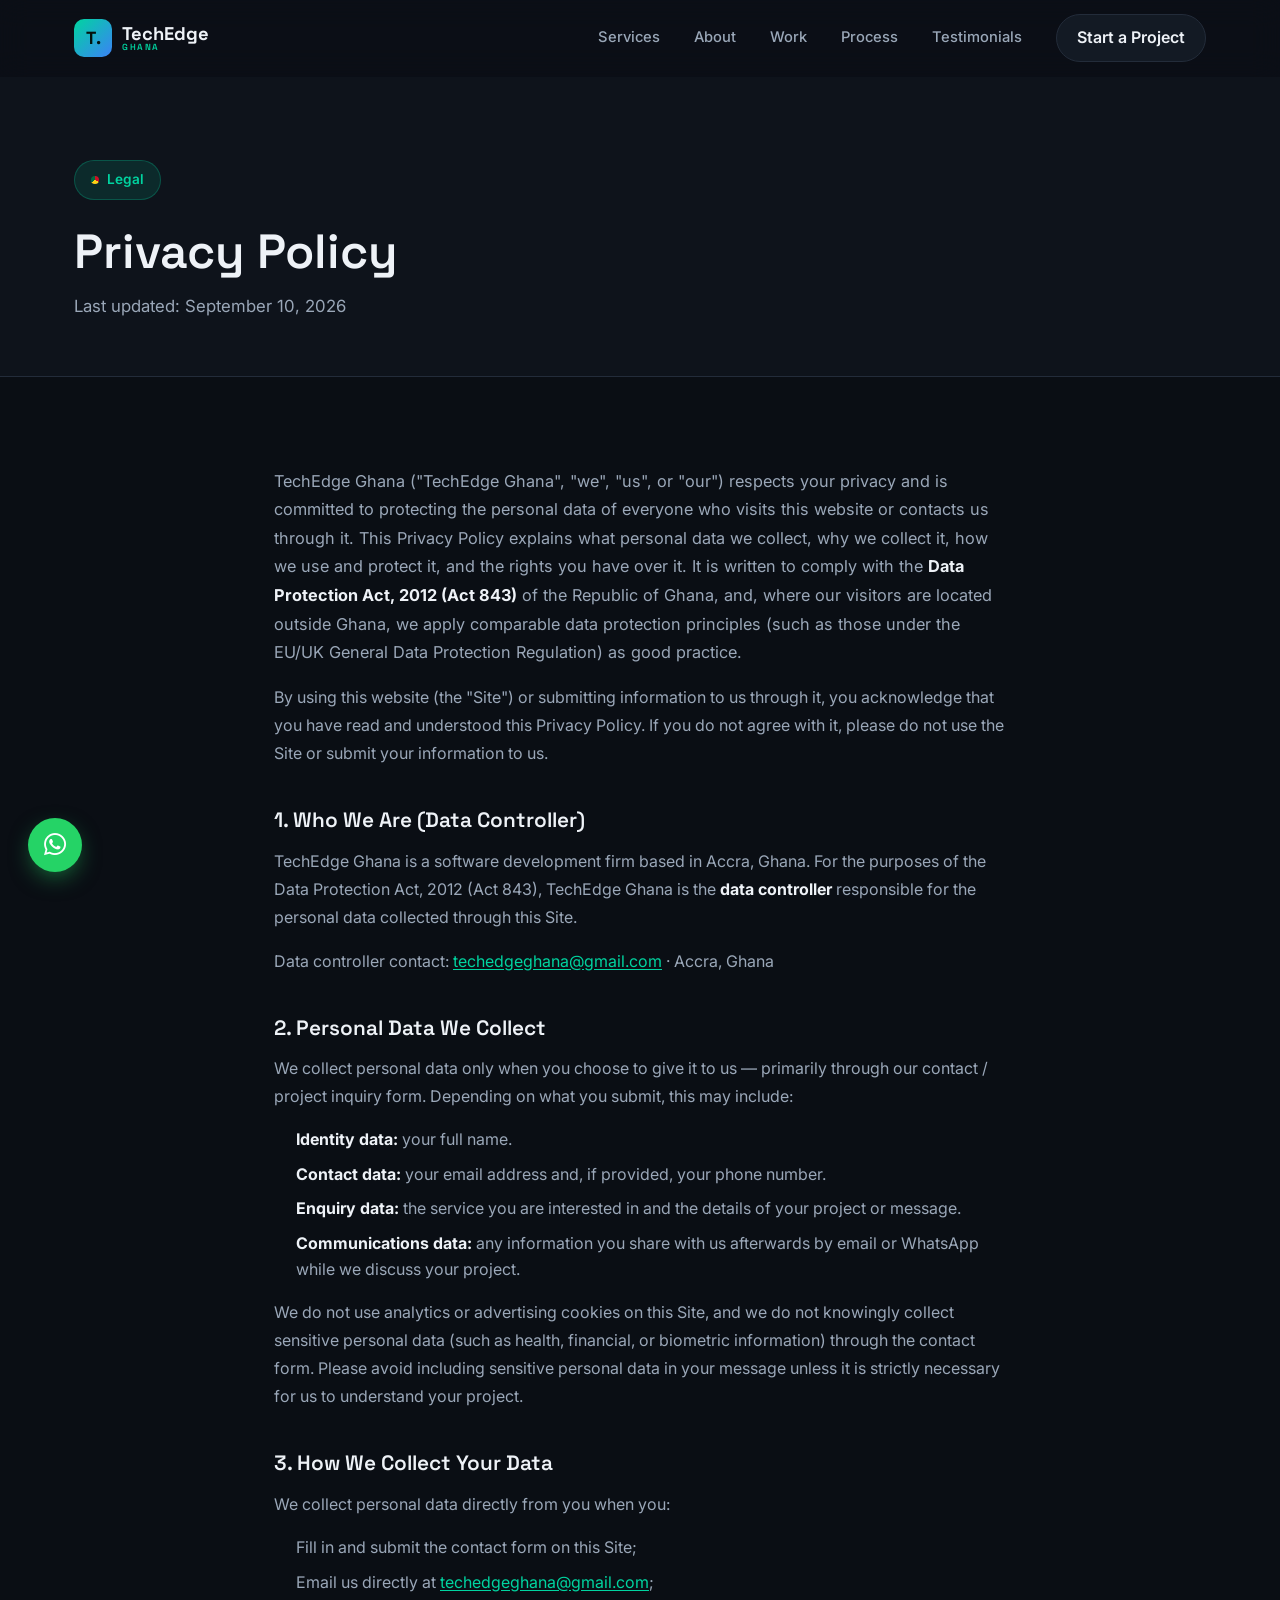
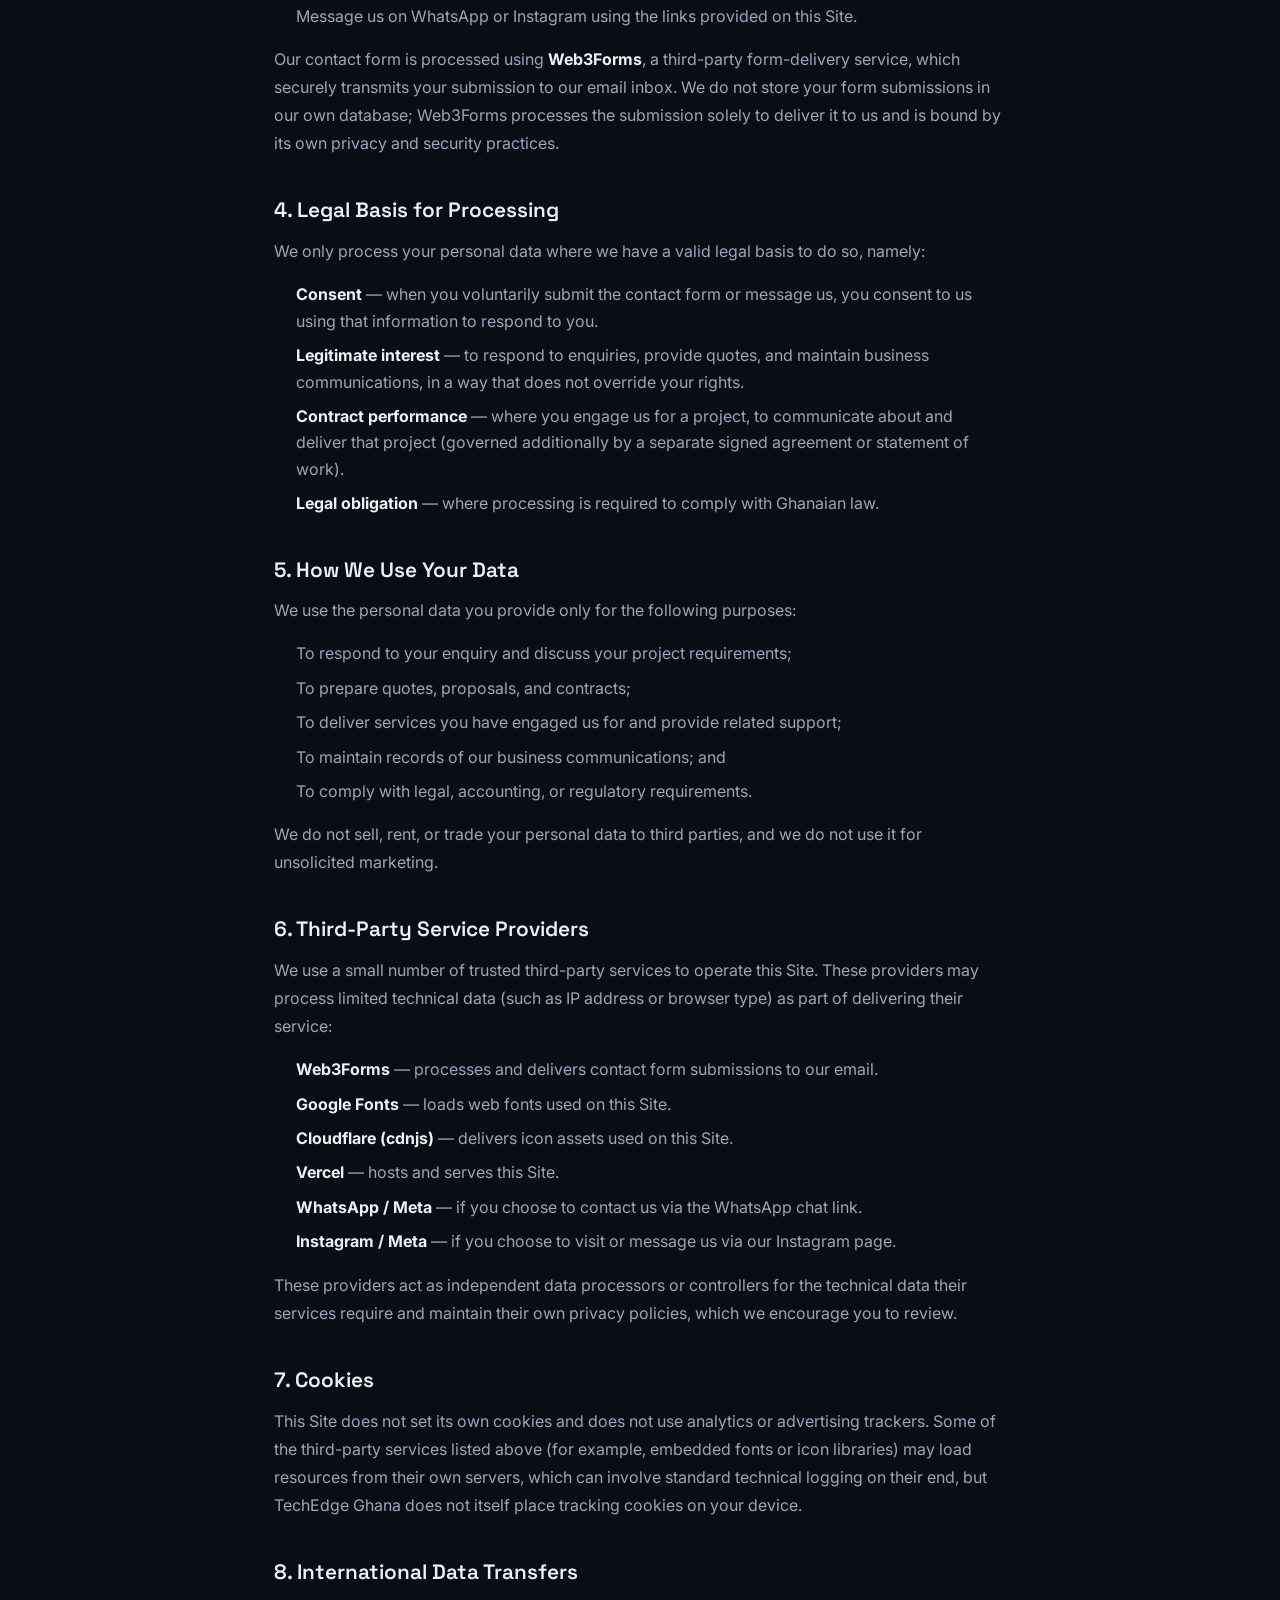
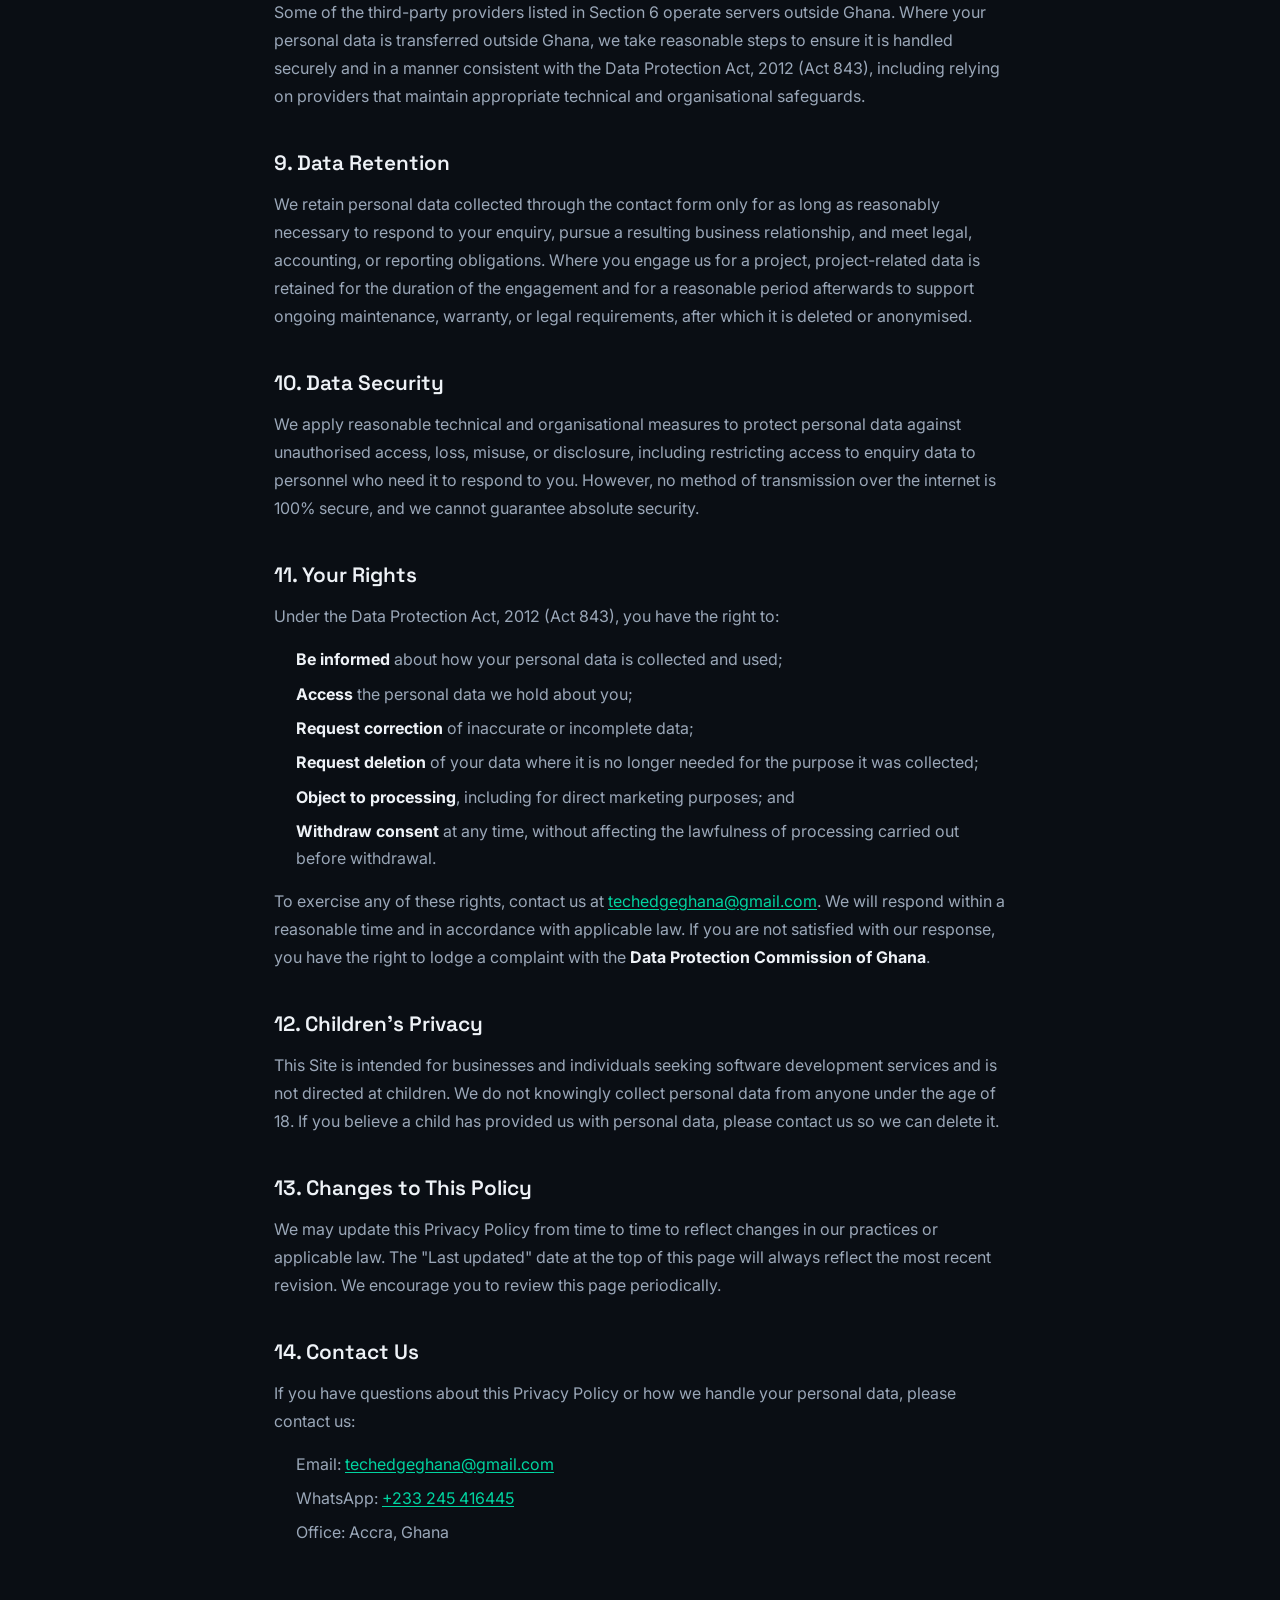
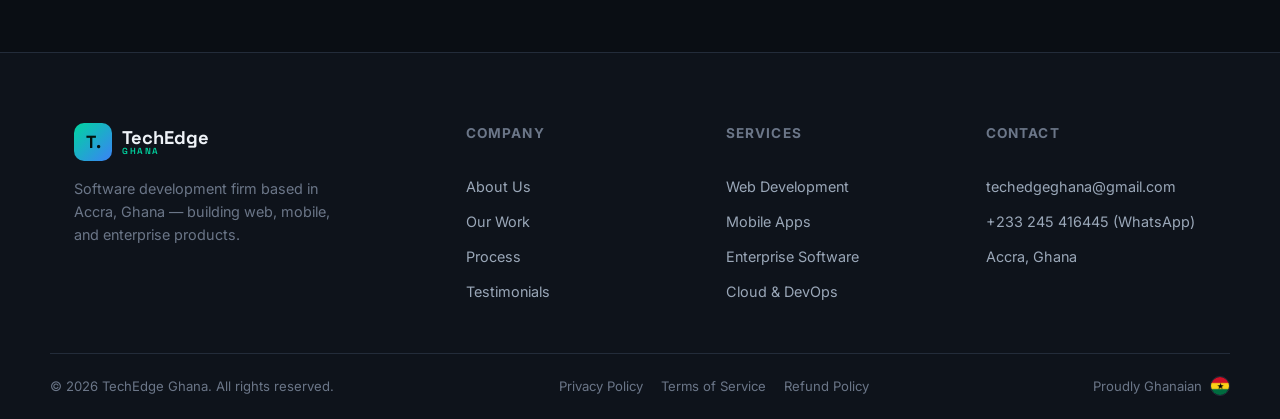
<file: privacy.html>
<!DOCTYPE html>
<html lang="en">
<head>
<meta charset="UTF-8">
<meta name="viewport" content="width=device-width, initial-scale=1.0">
<title>Privacy Policy | TechEdge Ghana</title>
<meta name="description" content="TechEdge Ghana's Privacy Policy — how we collect, use, and protect personal data in compliance with Ghana's Data Protection Act, 2012 (Act 843).">
<link rel="icon" href="data:image/svg+xml,<svg xmlns=%22http://www.w3.org/2000/svg%22 viewBox=%220 0 100 100%22><rect width=%22100%22 height=%22100%22 rx=%2220%22 fill=%22%230b0f14%22/><text x=%2250%22 y=%2268%22 font-size=%2260%22 text-anchor=%22middle%22 fill=%22%2300d4a0%22 font-family=%22Arial%22 font-weight=%22bold%22>T</text></svg>">
<link rel="preconnect" href="https://fonts.googleapis.com">
<link rel="preconnect" href="https://fonts.gstatic.com" crossorigin>
<link href="https://fonts.googleapis.com/css2?family=Space+Grotesk:wght@500;600;700&family=Inter:wght@400;500;600;700&display=swap" rel="stylesheet">
<link rel="stylesheet" href="https://cdnjs.cloudflare.com/ajax/libs/font-awesome/6.5.1/css/all.min.css">
<link rel="stylesheet" href="css/styles.css">
</head>
<body>

<div class="progress-bar" id="progressBar"></div>

<header class="site-header" id="siteHeader">
  <div class="container header-inner">
    <a href="index.html" class="logo">
      <span class="logo-mark">T<span class="dot">.</span></span>
      <span class="logo-text">TechEdge<span class="logo-sub">GHANA</span></span>
    </a>

    <nav class="nav-desktop" aria-label="Primary">
      <a href="index.html#services">Services</a>
      <a href="index.html#about">About</a>
      <a href="index.html#work">Work</a>
      <a href="index.html#process">Process</a>
      <a href="index.html#testimonials">Testimonials</a>
      <a href="index.html#contact" class="nav-cta">Start a Project</a>
    </nav>

    <button class="nav-toggle" id="navToggle" aria-label="Toggle menu" aria-expanded="false">
      <span></span><span></span><span></span>
    </button>
  </div>

  <nav class="nav-mobile" id="navMobile" aria-label="Mobile">
    <a href="index.html#services">Services</a>
    <a href="index.html#about">About</a>
    <a href="index.html#work">Work</a>
    <a href="index.html#process">Process</a>
    <a href="index.html#testimonials">Testimonials</a>
    <a href="index.html#contact" class="nav-cta">Start a Project</a>
  </nav>
</header>

<main>

  <section class="legal-hero">
    <div class="container">
      <p class="eyebrow reveal"><span class="flag-dot"></span> Legal</p>
      <h1 class="reveal">Privacy Policy</h1>
      <p class="section-sub reveal">Last updated: September 10, 2026</p>
    </div>
  </section>

  <section class="legal-body">
    <div class="container legal-content">

      <p class="legal-intro">TechEdge Ghana ("TechEdge Ghana", "we", "us", or "our") respects your privacy and is committed to protecting the personal data of everyone who visits this website or contacts us through it. This Privacy Policy explains what personal data we collect, why we collect it, how we use and protect it, and the rights you have over it. It is written to comply with the <strong>Data Protection Act, 2012 (Act 843)</strong> of the Republic of Ghana, and, where our visitors are located outside Ghana, we apply comparable data protection principles (such as those under the EU/UK General Data Protection Regulation) as good practice.</p>

      <p>By using this website (the "Site") or submitting information to us through it, you acknowledge that you have read and understood this Privacy Policy. If you do not agree with it, please do not use the Site or submit your information to us.</p>

      <h2>1. Who We Are (Data Controller)</h2>
      <p>TechEdge Ghana is a software development firm based in Accra, Ghana. For the purposes of the Data Protection Act, 2012 (Act 843), TechEdge Ghana is the <strong>data controller</strong> responsible for the personal data collected through this Site.</p>
      <p>Data controller contact: <a href="mailto:techedgeghana@gmail.com">techedgeghana@gmail.com</a> &middot; Accra, Ghana</p>

      <h2>2. Personal Data We Collect</h2>
      <p>We collect personal data only when you choose to give it to us — primarily through our contact / project inquiry form. Depending on what you submit, this may include:</p>
      <ul>
        <li><strong>Identity data:</strong> your full name.</li>
        <li><strong>Contact data:</strong> your email address and, if provided, your phone number.</li>
        <li><strong>Enquiry data:</strong> the service you are interested in and the details of your project or message.</li>
        <li><strong>Communications data:</strong> any information you share with us afterwards by email or WhatsApp while we discuss your project.</li>
      </ul>
      <p>We do not use analytics or advertising cookies on this Site, and we do not knowingly collect sensitive personal data (such as health, financial, or biometric information) through the contact form. Please avoid including sensitive personal data in your message unless it is strictly necessary for us to understand your project.</p>

      <h2>3. How We Collect Your Data</h2>
      <p>We collect personal data directly from you when you:</p>
      <ul>
        <li>Fill in and submit the contact form on this Site;</li>
        <li>Email us directly at <a href="mailto:techedgeghana@gmail.com">techedgeghana@gmail.com</a>;</li>
        <li>Message us on WhatsApp or Instagram using the links provided on this Site.</li>
      </ul>
      <p>Our contact form is processed using <strong>Web3Forms</strong>, a third-party form-delivery service, which securely transmits your submission to our email inbox. We do not store your form submissions in our own database; Web3Forms processes the submission solely to deliver it to us and is bound by its own privacy and security practices.</p>

      <h2>4. Legal Basis for Processing</h2>
      <p>We only process your personal data where we have a valid legal basis to do so, namely:</p>
      <ul>
        <li><strong>Consent</strong> — when you voluntarily submit the contact form or message us, you consent to us using that information to respond to you.</li>
        <li><strong>Legitimate interest</strong> — to respond to enquiries, provide quotes, and maintain business communications, in a way that does not override your rights.</li>
        <li><strong>Contract performance</strong> — where you engage us for a project, to communicate about and deliver that project (governed additionally by a separate signed agreement or statement of work).</li>
        <li><strong>Legal obligation</strong> — where processing is required to comply with Ghanaian law.</li>
      </ul>

      <h2>5. How We Use Your Data</h2>
      <p>We use the personal data you provide only for the following purposes:</p>
      <ul>
        <li>To respond to your enquiry and discuss your project requirements;</li>
        <li>To prepare quotes, proposals, and contracts;</li>
        <li>To deliver services you have engaged us for and provide related support;</li>
        <li>To maintain records of our business communications; and</li>
        <li>To comply with legal, accounting, or regulatory requirements.</li>
      </ul>
      <p>We do not sell, rent, or trade your personal data to third parties, and we do not use it for unsolicited marketing.</p>

      <h2>6. Third-Party Service Providers</h2>
      <p>We use a small number of trusted third-party services to operate this Site. These providers may process limited technical data (such as IP address or browser type) as part of delivering their service:</p>
      <ul>
        <li><strong>Web3Forms</strong> — processes and delivers contact form submissions to our email.</li>
        <li><strong>Google Fonts</strong> — loads web fonts used on this Site.</li>
        <li><strong>Cloudflare (cdnjs)</strong> — delivers icon assets used on this Site.</li>
        <li><strong>Vercel</strong> — hosts and serves this Site.</li>
        <li><strong>WhatsApp / Meta</strong> — if you choose to contact us via the WhatsApp chat link.</li>
        <li><strong>Instagram / Meta</strong> — if you choose to visit or message us via our Instagram page.</li>
      </ul>
      <p>These providers act as independent data processors or controllers for the technical data their services require and maintain their own privacy policies, which we encourage you to review.</p>

      <h2>7. Cookies</h2>
      <p>This Site does not set its own cookies and does not use analytics or advertising trackers. Some of the third-party services listed above (for example, embedded fonts or icon libraries) may load resources from their own servers, which can involve standard technical logging on their end, but TechEdge Ghana does not itself place tracking cookies on your device.</p>

      <h2>8. International Data Transfers</h2>
      <p>Some of the third-party providers listed in Section 6 operate servers outside Ghana. Where your personal data is transferred outside Ghana, we take reasonable steps to ensure it is handled securely and in a manner consistent with the Data Protection Act, 2012 (Act 843), including relying on providers that maintain appropriate technical and organisational safeguards.</p>

      <h2>9. Data Retention</h2>
      <p>We retain personal data collected through the contact form only for as long as reasonably necessary to respond to your enquiry, pursue a resulting business relationship, and meet legal, accounting, or reporting obligations. Where you engage us for a project, project-related data is retained for the duration of the engagement and for a reasonable period afterwards to support ongoing maintenance, warranty, or legal requirements, after which it is deleted or anonymised.</p>

      <h2>10. Data Security</h2>
      <p>We apply reasonable technical and organisational measures to protect personal data against unauthorised access, loss, misuse, or disclosure, including restricting access to enquiry data to personnel who need it to respond to you. However, no method of transmission over the internet is 100% secure, and we cannot guarantee absolute security.</p>

      <h2>11. Your Rights</h2>
      <p>Under the Data Protection Act, 2012 (Act 843), you have the right to:</p>
      <ul>
        <li><strong>Be informed</strong> about how your personal data is collected and used;</li>
        <li><strong>Access</strong> the personal data we hold about you;</li>
        <li><strong>Request correction</strong> of inaccurate or incomplete data;</li>
        <li><strong>Request deletion</strong> of your data where it is no longer needed for the purpose it was collected;</li>
        <li><strong>Object to processing</strong>, including for direct marketing purposes; and</li>
        <li><strong>Withdraw consent</strong> at any time, without affecting the lawfulness of processing carried out before withdrawal.</li>
      </ul>
      <p>To exercise any of these rights, contact us at <a href="mailto:techedgeghana@gmail.com">techedgeghana@gmail.com</a>. We will respond within a reasonable time and in accordance with applicable law. If you are not satisfied with our response, you have the right to lodge a complaint with the <strong>Data Protection Commission of Ghana</strong>.</p>

      <h2>12. Children's Privacy</h2>
      <p>This Site is intended for businesses and individuals seeking software development services and is not directed at children. We do not knowingly collect personal data from anyone under the age of 18. If you believe a child has provided us with personal data, please contact us so we can delete it.</p>

      <h2>13. Changes to This Policy</h2>
      <p>We may update this Privacy Policy from time to time to reflect changes in our practices or applicable law. The "Last updated" date at the top of this page will always reflect the most recent revision. We encourage you to review this page periodically.</p>

      <h2>14. Contact Us</h2>
      <p>If you have questions about this Privacy Policy or how we handle your personal data, please contact us:</p>
      <ul>
        <li>Email: <a href="mailto:techedgeghana@gmail.com">techedgeghana@gmail.com</a></li>
        <li>WhatsApp: <a href="https://wa.me/233245416445" target="_blank" rel="noopener">+233 245 416445</a></li>
        <li>Office: Accra, Ghana</li>
      </ul>

    </div>
  </section>

</main>

<footer class="site-footer">
  <div class="container footer-inner">
    <div class="footer-brand">
      <a href="index.html" class="logo">
        <span class="logo-mark">T<span class="dot">.</span></span>
        <span class="logo-text">TechEdge<span class="logo-sub">GHANA</span></span>
      </a>
      <p>Software development firm based in Accra, Ghana &mdash; building web, mobile, and enterprise products.</p>
    </div>
    <div class="footer-col">
      <h5>Company</h5>
      <a href="index.html#about">About Us</a>
      <a href="index.html#work">Our Work</a>
      <a href="index.html#process">Process</a>
      <a href="index.html#testimonials">Testimonials</a>
    </div>
    <div class="footer-col">
      <h5>Services</h5>
      <a href="index.html#services">Web Development</a>
      <a href="index.html#services">Mobile Apps</a>
      <a href="index.html#services">Enterprise Software</a>
      <a href="index.html#services">Cloud &amp; DevOps</a>
    </div>
    <div class="footer-col">
      <h5>Contact</h5>
      <a href="mailto:techedgeghana@gmail.com">techedgeghana@gmail.com</a>
      <a href="https://wa.me/233245416445" target="_blank" rel="noopener">+233 245 416445 (WhatsApp)</a>
      <span>Accra, Ghana</span>
    </div>
  </div>
  <div class="container footer-bottom">
    <span>&copy; <span id="year"></span> TechEdge Ghana. All rights reserved.</span>
    <div class="footer-legal-links">
      <a href="privacy.html">Privacy Policy</a>
      <a href="terms.html">Terms of Service</a>
      <a href="refund-policy.html">Refund Policy</a>
    </div>
    <span class="footer-flag">Proudly Ghanaian <img src="assets/gh-flag.jpg" alt="Flag of Ghana" class="footer-flag-img"></span>
  </div>
</footer>

<a class="whatsapp-float" href="https://wa.me/233245416445" target="_blank" rel="noopener" aria-label="Chat with us on WhatsApp">
  <i class="fa-brands fa-whatsapp"></i>
</a>

<button class="back-to-top" id="backToTop" aria-label="Back to top"><i class="fa-solid fa-arrow-up"></i></button>

<script src="js/main.js"></script>
</body>
</html>
</file>
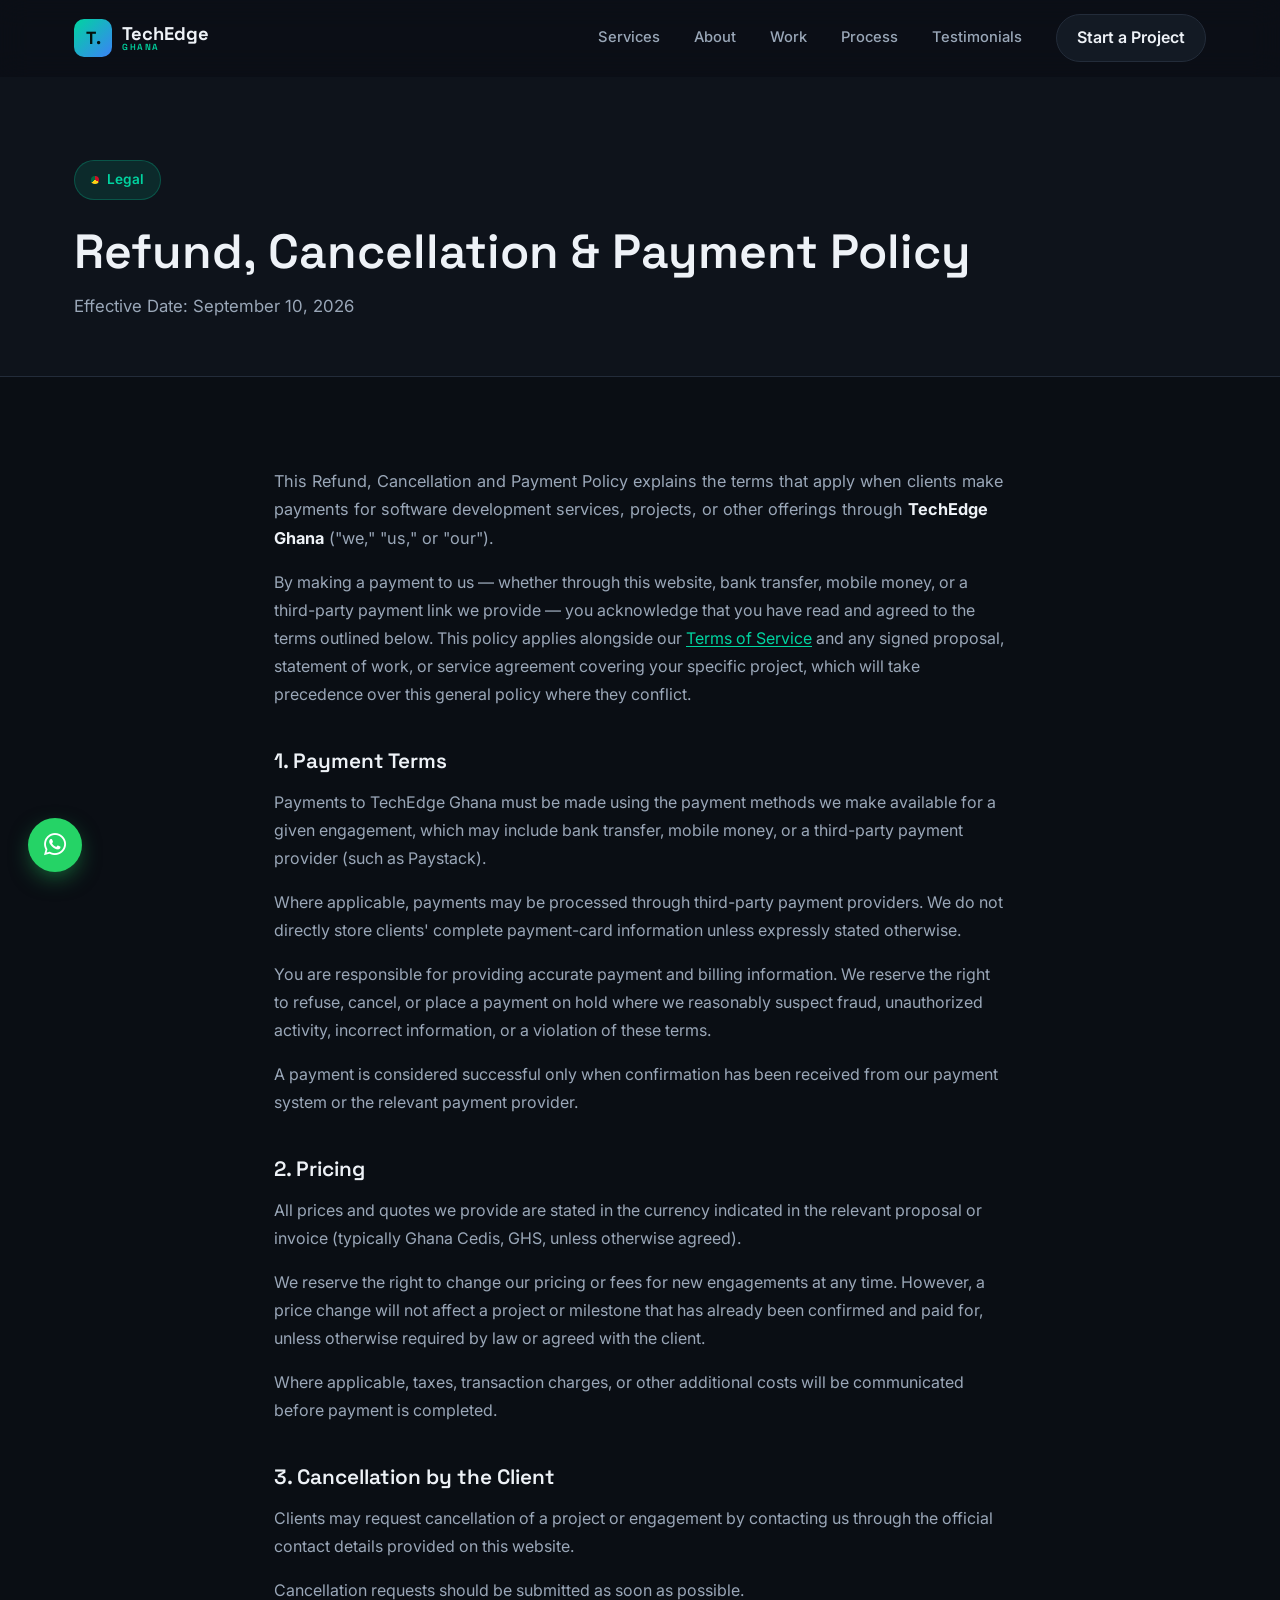
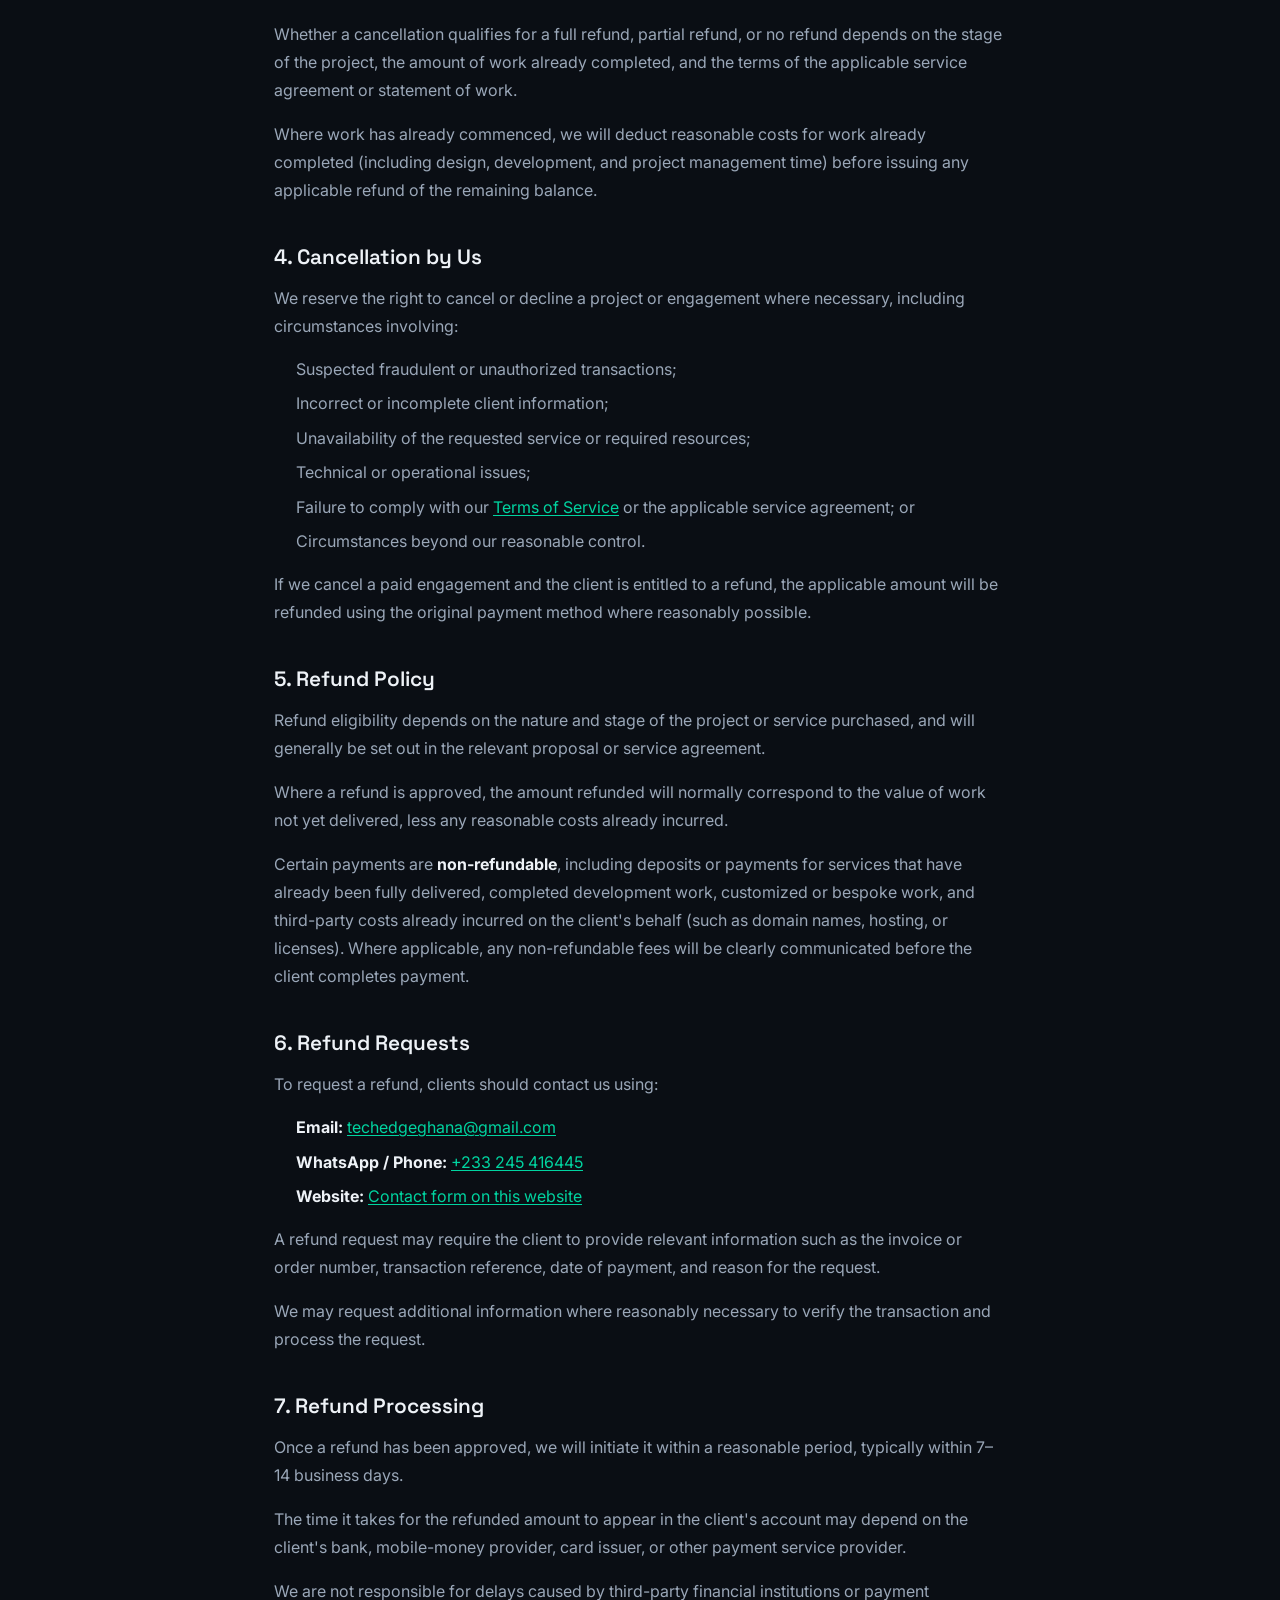
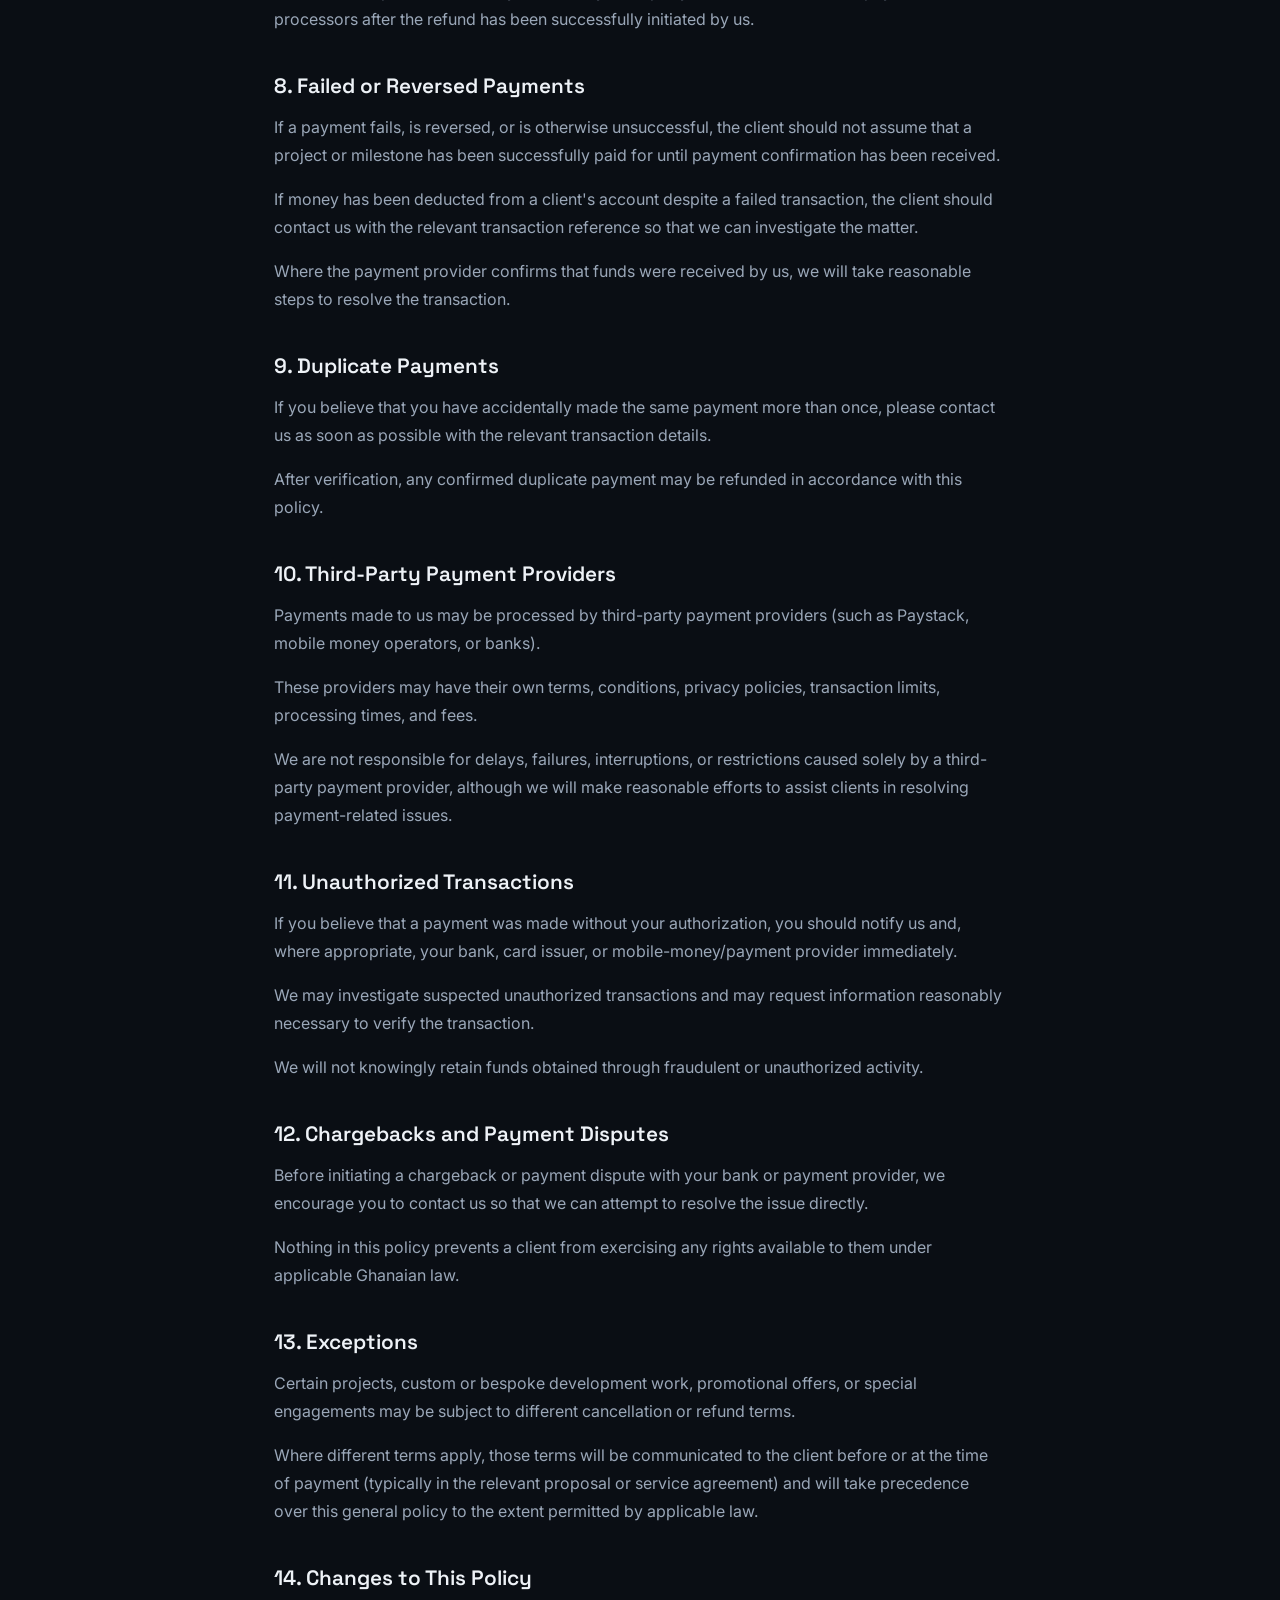
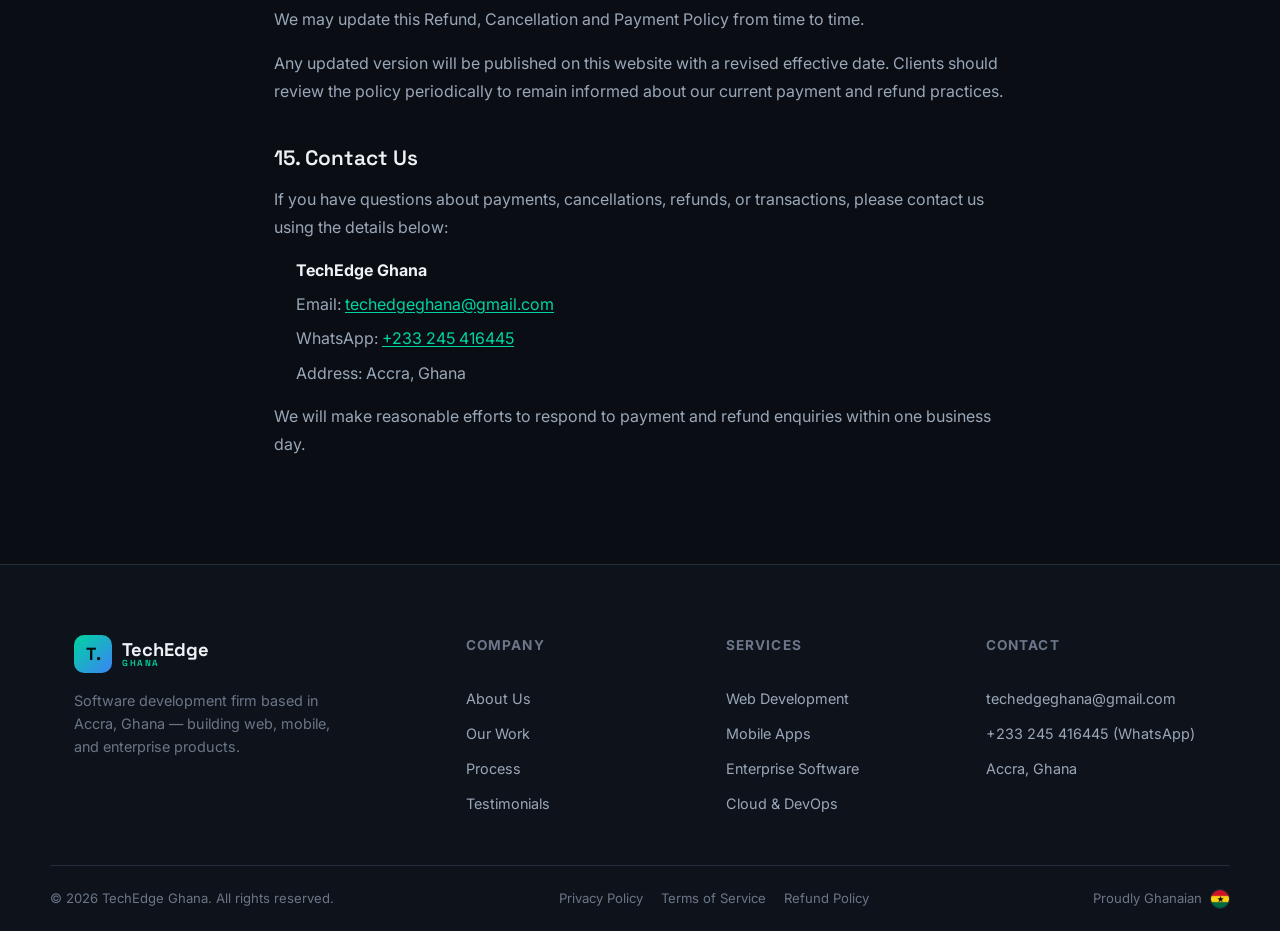
<file: refund-policy.html>
<!DOCTYPE html>
<html lang="en">
<head>
<meta charset="UTF-8">
<meta name="viewport" content="width=device-width, initial-scale=1.0">
<title>Refund, Cancellation &amp; Payment Policy | TechEdge Ghana</title>
<meta name="description" content="TechEdge Ghana's Refund, Cancellation and Payment Policy — how payments, cancellations, and refunds are handled for our software development services.">
<link rel="icon" href="data:image/svg+xml,<svg xmlns=%22http://www.w3.org/2000/svg%22 viewBox=%220 0 100 100%22><rect width=%22100%22 height=%22100%22 rx=%2220%22 fill=%22%230b0f14%22/><text x=%2250%22 y=%2268%22 font-size=%2260%22 text-anchor=%22middle%22 fill=%22%2300d4a0%22 font-family=%22Arial%22 font-weight=%22bold%22>T</text></svg>">
<link rel="preconnect" href="https://fonts.googleapis.com">
<link rel="preconnect" href="https://fonts.gstatic.com" crossorigin>
<link href="https://fonts.googleapis.com/css2?family=Space+Grotesk:wght@500;600;700&family=Inter:wght@400;500;600;700&display=swap" rel="stylesheet">
<link rel="stylesheet" href="https://cdnjs.cloudflare.com/ajax/libs/font-awesome/6.5.1/css/all.min.css">
<link rel="stylesheet" href="css/styles.css">
</head>
<body>

<div class="progress-bar" id="progressBar"></div>

<header class="site-header" id="siteHeader">
  <div class="container header-inner">
    <a href="index.html" class="logo">
      <span class="logo-mark">T<span class="dot">.</span></span>
      <span class="logo-text">TechEdge<span class="logo-sub">GHANA</span></span>
    </a>

    <nav class="nav-desktop" aria-label="Primary">
      <a href="index.html#services">Services</a>
      <a href="index.html#about">About</a>
      <a href="index.html#work">Work</a>
      <a href="index.html#process">Process</a>
      <a href="index.html#testimonials">Testimonials</a>
      <a href="index.html#contact" class="nav-cta">Start a Project</a>
    </nav>

    <button class="nav-toggle" id="navToggle" aria-label="Toggle menu" aria-expanded="false">
      <span></span><span></span><span></span>
    </button>
  </div>

  <nav class="nav-mobile" id="navMobile" aria-label="Mobile">
    <a href="index.html#services">Services</a>
    <a href="index.html#about">About</a>
    <a href="index.html#work">Work</a>
    <a href="index.html#process">Process</a>
    <a href="index.html#testimonials">Testimonials</a>
    <a href="index.html#contact" class="nav-cta">Start a Project</a>
  </nav>
</header>

<main>

  <section class="legal-hero">
    <div class="container">
      <p class="eyebrow reveal"><span class="flag-dot"></span> Legal</p>
      <h1 class="reveal">Refund, Cancellation &amp; Payment Policy</h1>
      <p class="section-sub reveal">Effective Date: September 10, 2026</p>
    </div>
  </section>

  <section class="legal-body">
    <div class="container legal-content">

      <p class="legal-intro">This Refund, Cancellation and Payment Policy explains the terms that apply when clients make payments for software development services, projects, or other offerings through <strong>TechEdge Ghana</strong> ("we," "us," or "our").</p>

      <p>By making a payment to us — whether through this website, bank transfer, mobile money, or a third-party payment link we provide — you acknowledge that you have read and agreed to the terms outlined below. This policy applies alongside our <a href="terms.html">Terms of Service</a> and any signed proposal, statement of work, or service agreement covering your specific project, which will take precedence over this general policy where they conflict.</p>

      <h2>1. Payment Terms</h2>
      <p>Payments to TechEdge Ghana must be made using the payment methods we make available for a given engagement, which may include bank transfer, mobile money, or a third-party payment provider (such as Paystack).</p>
      <p>Where applicable, payments may be processed through third-party payment providers. We do not directly store clients' complete payment-card information unless expressly stated otherwise.</p>
      <p>You are responsible for providing accurate payment and billing information. We reserve the right to refuse, cancel, or place a payment on hold where we reasonably suspect fraud, unauthorized activity, incorrect information, or a violation of these terms.</p>
      <p>A payment is considered successful only when confirmation has been received from our payment system or the relevant payment provider.</p>

      <h2>2. Pricing</h2>
      <p>All prices and quotes we provide are stated in the currency indicated in the relevant proposal or invoice (typically Ghana Cedis, GHS, unless otherwise agreed).</p>
      <p>We reserve the right to change our pricing or fees for new engagements at any time. However, a price change will not affect a project or milestone that has already been confirmed and paid for, unless otherwise required by law or agreed with the client.</p>
      <p>Where applicable, taxes, transaction charges, or other additional costs will be communicated before payment is completed.</p>

      <h2>3. Cancellation by the Client</h2>
      <p>Clients may request cancellation of a project or engagement by contacting us through the official contact details provided on this website.</p>
      <p>Cancellation requests should be submitted as soon as possible.</p>
      <p>Whether a cancellation qualifies for a full refund, partial refund, or no refund depends on the stage of the project, the amount of work already completed, and the terms of the applicable service agreement or statement of work.</p>
      <p>Where work has already commenced, we will deduct reasonable costs for work already completed (including design, development, and project management time) before issuing any applicable refund of the remaining balance.</p>

      <h2>4. Cancellation by Us</h2>
      <p>We reserve the right to cancel or decline a project or engagement where necessary, including circumstances involving:</p>
      <ul>
        <li>Suspected fraudulent or unauthorized transactions;</li>
        <li>Incorrect or incomplete client information;</li>
        <li>Unavailability of the requested service or required resources;</li>
        <li>Technical or operational issues;</li>
        <li>Failure to comply with our <a href="terms.html">Terms of Service</a> or the applicable service agreement; or</li>
        <li>Circumstances beyond our reasonable control.</li>
      </ul>
      <p>If we cancel a paid engagement and the client is entitled to a refund, the applicable amount will be refunded using the original payment method where reasonably possible.</p>

      <h2>5. Refund Policy</h2>
      <p>Refund eligibility depends on the nature and stage of the project or service purchased, and will generally be set out in the relevant proposal or service agreement.</p>
      <p>Where a refund is approved, the amount refunded will normally correspond to the value of work not yet delivered, less any reasonable costs already incurred.</p>
      <p>Certain payments are <strong>non-refundable</strong>, including deposits or payments for services that have already been fully delivered, completed development work, customized or bespoke work, and third-party costs already incurred on the client's behalf (such as domain names, hosting, or licenses). Where applicable, any non-refundable fees will be clearly communicated before the client completes payment.</p>

      <h2>6. Refund Requests</h2>
      <p>To request a refund, clients should contact us using:</p>
      <ul>
        <li><strong>Email:</strong> <a href="mailto:techedgeghana@gmail.com">techedgeghana@gmail.com</a></li>
        <li><strong>WhatsApp / Phone:</strong> <a href="https://wa.me/233245416445" target="_blank" rel="noopener">+233 245 416445</a></li>
        <li><strong>Website:</strong> <a href="index.html#contact">Contact form on this website</a></li>
      </ul>
      <p>A refund request may require the client to provide relevant information such as the invoice or order number, transaction reference, date of payment, and reason for the request.</p>
      <p>We may request additional information where reasonably necessary to verify the transaction and process the request.</p>

      <h2>7. Refund Processing</h2>
      <p>Once a refund has been approved, we will initiate it within a reasonable period, typically within 7&ndash;14 business days.</p>
      <p>The time it takes for the refunded amount to appear in the client's account may depend on the client's bank, mobile-money provider, card issuer, or other payment service provider.</p>
      <p>We are not responsible for delays caused by third-party financial institutions or payment processors after the refund has been successfully initiated by us.</p>

      <h2>8. Failed or Reversed Payments</h2>
      <p>If a payment fails, is reversed, or is otherwise unsuccessful, the client should not assume that a project or milestone has been successfully paid for until payment confirmation has been received.</p>
      <p>If money has been deducted from a client's account despite a failed transaction, the client should contact us with the relevant transaction reference so that we can investigate the matter.</p>
      <p>Where the payment provider confirms that funds were received by us, we will take reasonable steps to resolve the transaction.</p>

      <h2>9. Duplicate Payments</h2>
      <p>If you believe that you have accidentally made the same payment more than once, please contact us as soon as possible with the relevant transaction details.</p>
      <p>After verification, any confirmed duplicate payment may be refunded in accordance with this policy.</p>

      <h2>10. Third-Party Payment Providers</h2>
      <p>Payments made to us may be processed by third-party payment providers (such as Paystack, mobile money operators, or banks).</p>
      <p>These providers may have their own terms, conditions, privacy policies, transaction limits, processing times, and fees.</p>
      <p>We are not responsible for delays, failures, interruptions, or restrictions caused solely by a third-party payment provider, although we will make reasonable efforts to assist clients in resolving payment-related issues.</p>

      <h2>11. Unauthorized Transactions</h2>
      <p>If you believe that a payment was made without your authorization, you should notify us and, where appropriate, your bank, card issuer, or mobile-money/payment provider immediately.</p>
      <p>We may investigate suspected unauthorized transactions and may request information reasonably necessary to verify the transaction.</p>
      <p>We will not knowingly retain funds obtained through fraudulent or unauthorized activity.</p>

      <h2>12. Chargebacks and Payment Disputes</h2>
      <p>Before initiating a chargeback or payment dispute with your bank or payment provider, we encourage you to contact us so that we can attempt to resolve the issue directly.</p>
      <p>Nothing in this policy prevents a client from exercising any rights available to them under applicable Ghanaian law.</p>

      <h2>13. Exceptions</h2>
      <p>Certain projects, custom or bespoke development work, promotional offers, or special engagements may be subject to different cancellation or refund terms.</p>
      <p>Where different terms apply, those terms will be communicated to the client before or at the time of payment (typically in the relevant proposal or service agreement) and will take precedence over this general policy to the extent permitted by applicable law.</p>

      <h2>14. Changes to This Policy</h2>
      <p>We may update this Refund, Cancellation and Payment Policy from time to time.</p>
      <p>Any updated version will be published on this website with a revised effective date. Clients should review the policy periodically to remain informed about our current payment and refund practices.</p>

      <h2>15. Contact Us</h2>
      <p>If you have questions about payments, cancellations, refunds, or transactions, please contact us using the details below:</p>
      <ul>
        <li><strong>TechEdge Ghana</strong></li>
        <li>Email: <a href="mailto:techedgeghana@gmail.com">techedgeghana@gmail.com</a></li>
        <li>WhatsApp: <a href="https://wa.me/233245416445" target="_blank" rel="noopener">+233 245 416445</a></li>
        <li>Address: Accra, Ghana</li>
      </ul>
      <p>We will make reasonable efforts to respond to payment and refund enquiries within one business day.</p>

    </div>
  </section>

</main>

<footer class="site-footer">
  <div class="container footer-inner">
    <div class="footer-brand">
      <a href="index.html" class="logo">
        <span class="logo-mark">T<span class="dot">.</span></span>
        <span class="logo-text">TechEdge<span class="logo-sub">GHANA</span></span>
      </a>
      <p>Software development firm based in Accra, Ghana &mdash; building web, mobile, and enterprise products.</p>
    </div>
    <div class="footer-col">
      <h5>Company</h5>
      <a href="index.html#about">About Us</a>
      <a href="index.html#work">Our Work</a>
      <a href="index.html#process">Process</a>
      <a href="index.html#testimonials">Testimonials</a>
    </div>
    <div class="footer-col">
      <h5>Services</h5>
      <a href="index.html#services">Web Development</a>
      <a href="index.html#services">Mobile Apps</a>
      <a href="index.html#services">Enterprise Software</a>
      <a href="index.html#services">Cloud &amp; DevOps</a>
    </div>
    <div class="footer-col">
      <h5>Contact</h5>
      <a href="mailto:techedgeghana@gmail.com">techedgeghana@gmail.com</a>
      <a href="https://wa.me/233245416445" target="_blank" rel="noopener">+233 245 416445 (WhatsApp)</a>
      <span>Accra, Ghana</span>
    </div>
  </div>
  <div class="container footer-bottom">
    <span>&copy; <span id="year"></span> TechEdge Ghana. All rights reserved.</span>
    <div class="footer-legal-links">
      <a href="privacy.html">Privacy Policy</a>
      <a href="terms.html">Terms of Service</a>
      <a href="refund-policy.html">Refund Policy</a>
    </div>
    <span class="footer-flag">Proudly Ghanaian <img src="assets/gh-flag.jpg" alt="Flag of Ghana" class="footer-flag-img"></span>
  </div>
</footer>

<a class="whatsapp-float" href="https://wa.me/233245416445" target="_blank" rel="noopener" aria-label="Chat with us on WhatsApp">
  <i class="fa-brands fa-whatsapp"></i>
</a>

<button class="back-to-top" id="backToTop" aria-label="Back to top"><i class="fa-solid fa-arrow-up"></i></button>

<script src="js/main.js"></script>
</body>
</html>
</file>
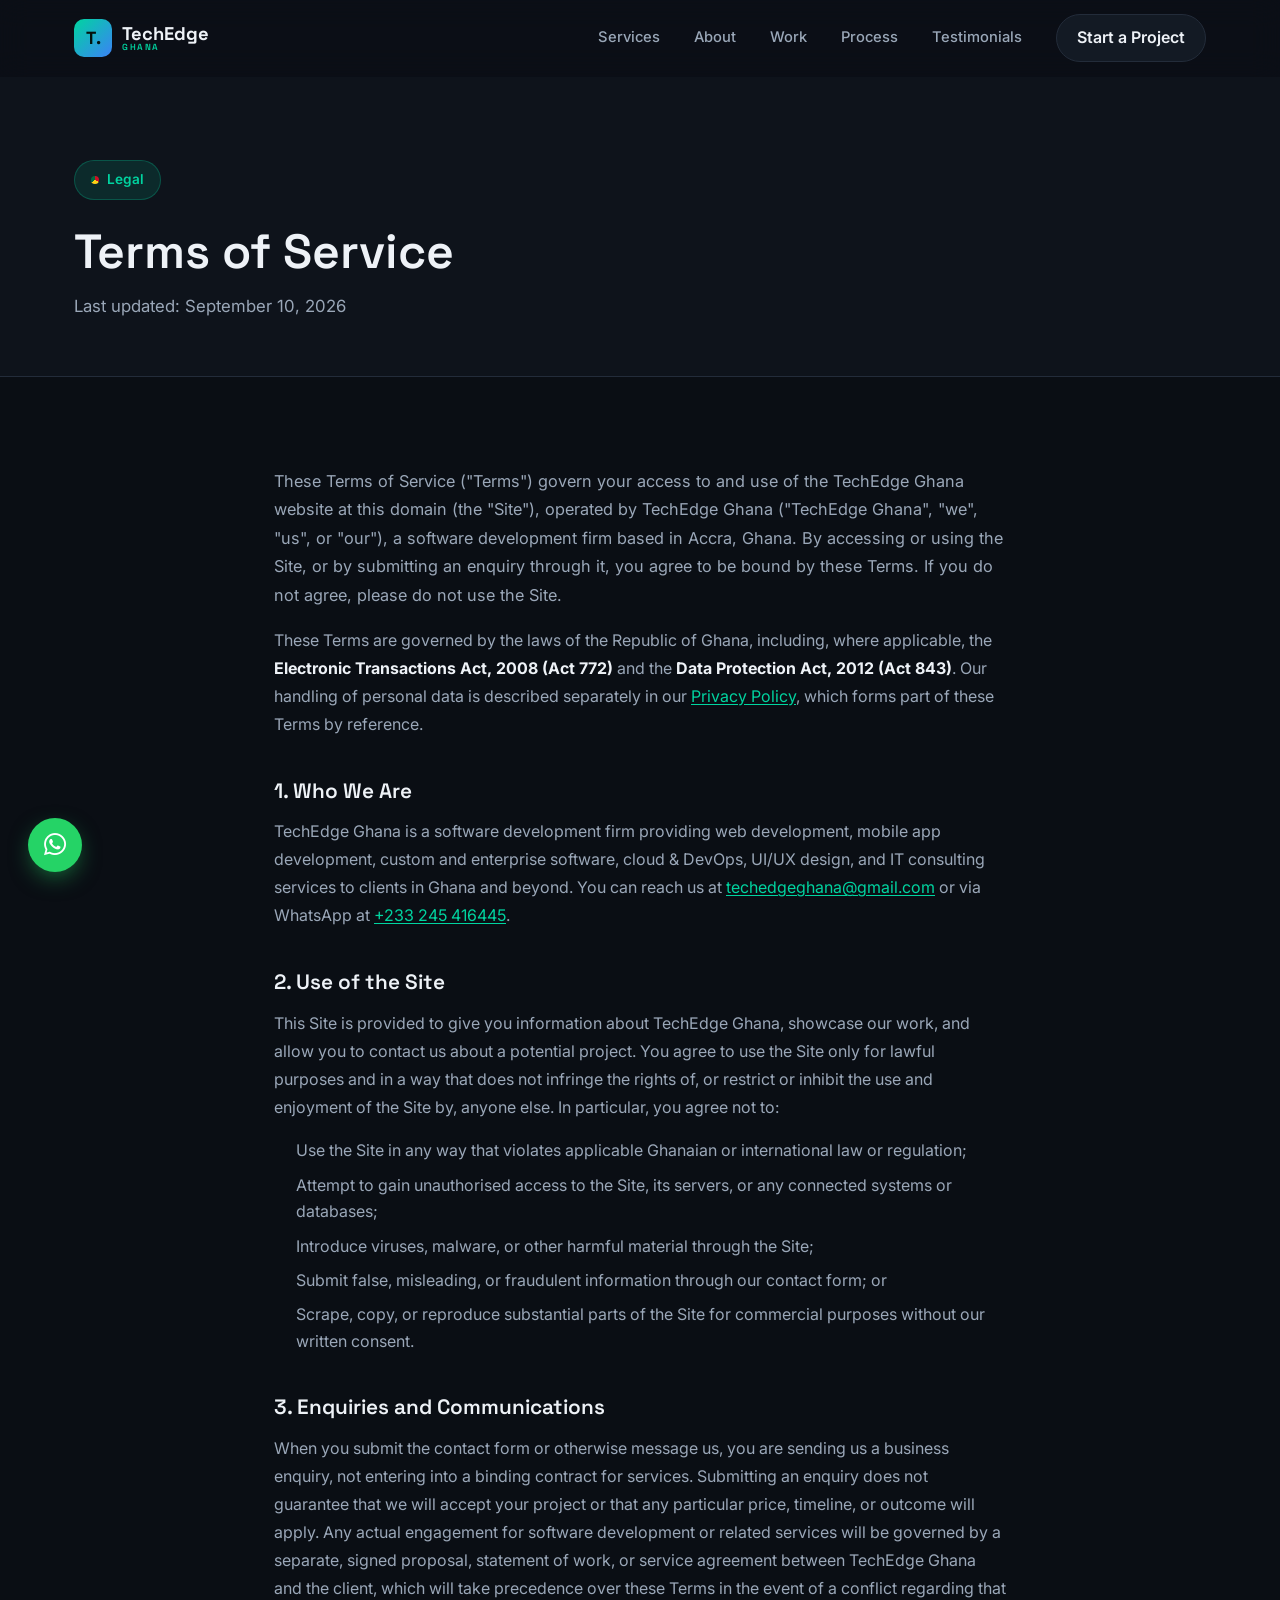
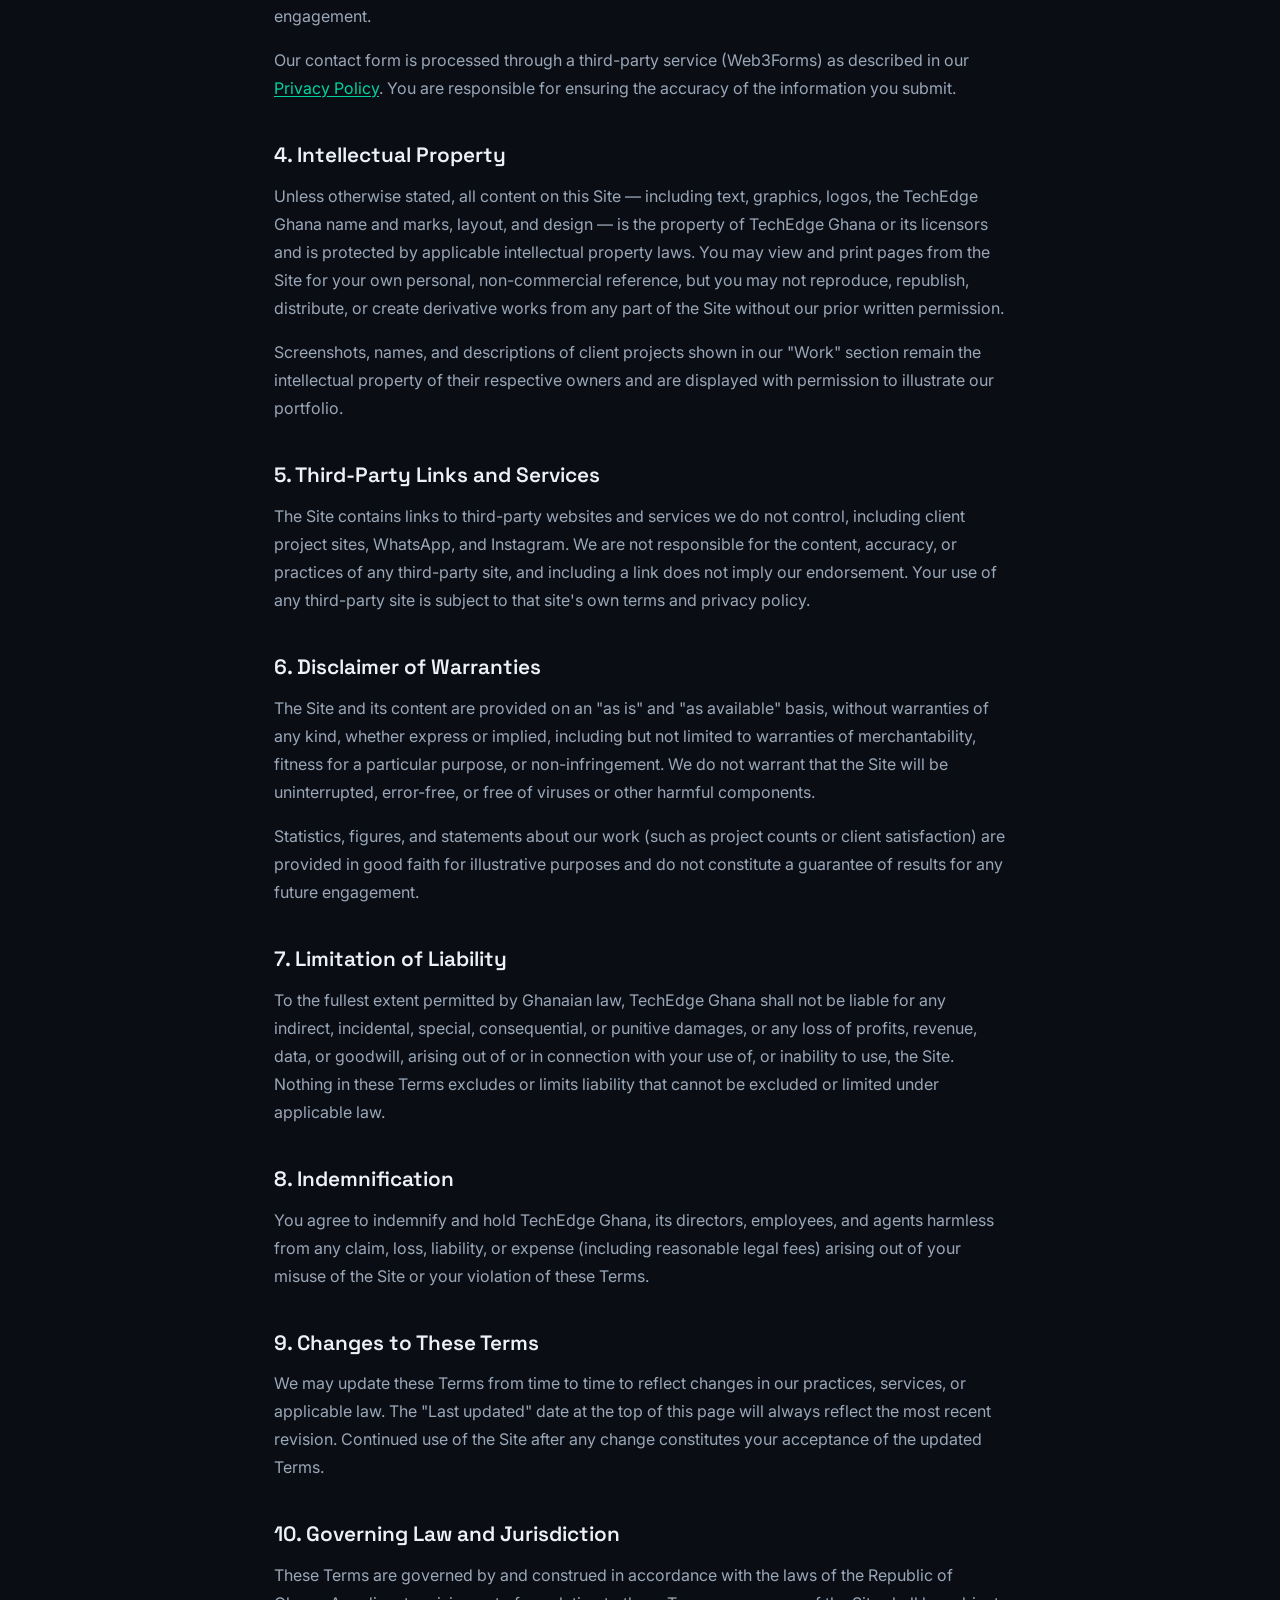
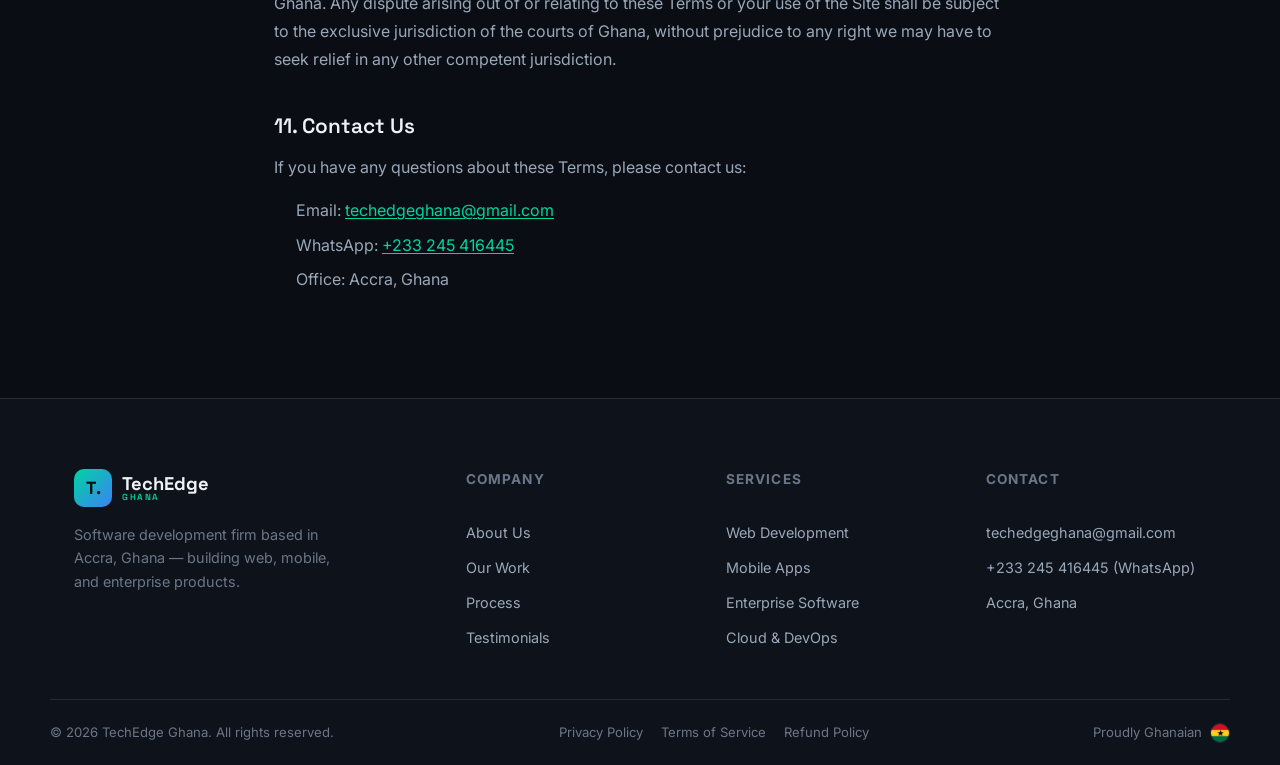
<file: terms.html>
<!DOCTYPE html>
<html lang="en">
<head>
<meta charset="UTF-8">
<meta name="viewport" content="width=device-width, initial-scale=1.0">
<title>Terms of Service | TechEdge Ghana</title>
<meta name="description" content="TechEdge Ghana's Terms of Service — the rules that govern your use of our website and our software development services.">
<link rel="icon" href="data:image/svg+xml,<svg xmlns=%22http://www.w3.org/2000/svg%22 viewBox=%220 0 100 100%22><rect width=%22100%22 height=%22100%22 rx=%2220%22 fill=%22%230b0f14%22/><text x=%2250%22 y=%2268%22 font-size=%2260%22 text-anchor=%22middle%22 fill=%22%2300d4a0%22 font-family=%22Arial%22 font-weight=%22bold%22>T</text></svg>">
<link rel="preconnect" href="https://fonts.googleapis.com">
<link rel="preconnect" href="https://fonts.gstatic.com" crossorigin>
<link href="https://fonts.googleapis.com/css2?family=Space+Grotesk:wght@500;600;700&family=Inter:wght@400;500;600;700&display=swap" rel="stylesheet">
<link rel="stylesheet" href="https://cdnjs.cloudflare.com/ajax/libs/font-awesome/6.5.1/css/all.min.css">
<link rel="stylesheet" href="css/styles.css">
</head>
<body>

<div class="progress-bar" id="progressBar"></div>

<header class="site-header" id="siteHeader">
  <div class="container header-inner">
    <a href="index.html" class="logo">
      <span class="logo-mark">T<span class="dot">.</span></span>
      <span class="logo-text">TechEdge<span class="logo-sub">GHANA</span></span>
    </a>

    <nav class="nav-desktop" aria-label="Primary">
      <a href="index.html#services">Services</a>
      <a href="index.html#about">About</a>
      <a href="index.html#work">Work</a>
      <a href="index.html#process">Process</a>
      <a href="index.html#testimonials">Testimonials</a>
      <a href="index.html#contact" class="nav-cta">Start a Project</a>
    </nav>

    <button class="nav-toggle" id="navToggle" aria-label="Toggle menu" aria-expanded="false">
      <span></span><span></span><span></span>
    </button>
  </div>

  <nav class="nav-mobile" id="navMobile" aria-label="Mobile">
    <a href="index.html#services">Services</a>
    <a href="index.html#about">About</a>
    <a href="index.html#work">Work</a>
    <a href="index.html#process">Process</a>
    <a href="index.html#testimonials">Testimonials</a>
    <a href="index.html#contact" class="nav-cta">Start a Project</a>
  </nav>
</header>

<main>

  <section class="legal-hero">
    <div class="container">
      <p class="eyebrow reveal"><span class="flag-dot"></span> Legal</p>
      <h1 class="reveal">Terms of Service</h1>
      <p class="section-sub reveal">Last updated: September 10, 2026</p>
    </div>
  </section>

  <section class="legal-body">
    <div class="container legal-content">

      <p class="legal-intro">These Terms of Service ("Terms") govern your access to and use of the TechEdge Ghana website at this domain (the "Site"), operated by TechEdge Ghana ("TechEdge Ghana", "we", "us", or "our"), a software development firm based in Accra, Ghana. By accessing or using the Site, or by submitting an enquiry through it, you agree to be bound by these Terms. If you do not agree, please do not use the Site.</p>

      <p>These Terms are governed by the laws of the Republic of Ghana, including, where applicable, the <strong>Electronic Transactions Act, 2008 (Act 772)</strong> and the <strong>Data Protection Act, 2012 (Act 843)</strong>. Our handling of personal data is described separately in our <a href="privacy.html">Privacy Policy</a>, which forms part of these Terms by reference.</p>

      <h2>1. Who We Are</h2>
      <p>TechEdge Ghana is a software development firm providing web development, mobile app development, custom and enterprise software, cloud &amp; DevOps, UI/UX design, and IT consulting services to clients in Ghana and beyond. You can reach us at <a href="mailto:techedgeghana@gmail.com">techedgeghana@gmail.com</a> or via WhatsApp at <a href="https://wa.me/233245416445" target="_blank" rel="noopener">+233 245 416445</a>.</p>

      <h2>2. Use of the Site</h2>
      <p>This Site is provided to give you information about TechEdge Ghana, showcase our work, and allow you to contact us about a potential project. You agree to use the Site only for lawful purposes and in a way that does not infringe the rights of, or restrict or inhibit the use and enjoyment of the Site by, anyone else. In particular, you agree not to:</p>
      <ul>
        <li>Use the Site in any way that violates applicable Ghanaian or international law or regulation;</li>
        <li>Attempt to gain unauthorised access to the Site, its servers, or any connected systems or databases;</li>
        <li>Introduce viruses, malware, or other harmful material through the Site;</li>
        <li>Submit false, misleading, or fraudulent information through our contact form; or</li>
        <li>Scrape, copy, or reproduce substantial parts of the Site for commercial purposes without our written consent.</li>
      </ul>

      <h2>3. Enquiries and Communications</h2>
      <p>When you submit the contact form or otherwise message us, you are sending us a business enquiry, not entering into a binding contract for services. Submitting an enquiry does not guarantee that we will accept your project or that any particular price, timeline, or outcome will apply. Any actual engagement for software development or related services will be governed by a separate, signed proposal, statement of work, or service agreement between TechEdge Ghana and the client, which will take precedence over these Terms in the event of a conflict regarding that engagement.</p>
      <p>Our contact form is processed through a third-party service (Web3Forms) as described in our <a href="privacy.html">Privacy Policy</a>. You are responsible for ensuring the accuracy of the information you submit.</p>

      <h2>4. Intellectual Property</h2>
      <p>Unless otherwise stated, all content on this Site — including text, graphics, logos, the TechEdge Ghana name and marks, layout, and design — is the property of TechEdge Ghana or its licensors and is protected by applicable intellectual property laws. You may view and print pages from the Site for your own personal, non-commercial reference, but you may not reproduce, republish, distribute, or create derivative works from any part of the Site without our prior written permission.</p>
      <p>Screenshots, names, and descriptions of client projects shown in our "Work" section remain the intellectual property of their respective owners and are displayed with permission to illustrate our portfolio.</p>

      <h2>5. Third-Party Links and Services</h2>
      <p>The Site contains links to third-party websites and services we do not control, including client project sites, WhatsApp, and Instagram. We are not responsible for the content, accuracy, or practices of any third-party site, and including a link does not imply our endorsement. Your use of any third-party site is subject to that site's own terms and privacy policy.</p>

      <h2>6. Disclaimer of Warranties</h2>
      <p>The Site and its content are provided on an "as is" and "as available" basis, without warranties of any kind, whether express or implied, including but not limited to warranties of merchantability, fitness for a particular purpose, or non-infringement. We do not warrant that the Site will be uninterrupted, error-free, or free of viruses or other harmful components.</p>
      <p>Statistics, figures, and statements about our work (such as project counts or client satisfaction) are provided in good faith for illustrative purposes and do not constitute a guarantee of results for any future engagement.</p>

      <h2>7. Limitation of Liability</h2>
      <p>To the fullest extent permitted by Ghanaian law, TechEdge Ghana shall not be liable for any indirect, incidental, special, consequential, or punitive damages, or any loss of profits, revenue, data, or goodwill, arising out of or in connection with your use of, or inability to use, the Site. Nothing in these Terms excludes or limits liability that cannot be excluded or limited under applicable law.</p>

      <h2>8. Indemnification</h2>
      <p>You agree to indemnify and hold TechEdge Ghana, its directors, employees, and agents harmless from any claim, loss, liability, or expense (including reasonable legal fees) arising out of your misuse of the Site or your violation of these Terms.</p>

      <h2>9. Changes to These Terms</h2>
      <p>We may update these Terms from time to time to reflect changes in our practices, services, or applicable law. The "Last updated" date at the top of this page will always reflect the most recent revision. Continued use of the Site after any change constitutes your acceptance of the updated Terms.</p>

      <h2>10. Governing Law and Jurisdiction</h2>
      <p>These Terms are governed by and construed in accordance with the laws of the Republic of Ghana. Any dispute arising out of or relating to these Terms or your use of the Site shall be subject to the exclusive jurisdiction of the courts of Ghana, without prejudice to any right we may have to seek relief in any other competent jurisdiction.</p>

      <h2>11. Contact Us</h2>
      <p>If you have any questions about these Terms, please contact us:</p>
      <ul>
        <li>Email: <a href="mailto:techedgeghana@gmail.com">techedgeghana@gmail.com</a></li>
        <li>WhatsApp: <a href="https://wa.me/233245416445" target="_blank" rel="noopener">+233 245 416445</a></li>
        <li>Office: Accra, Ghana</li>
      </ul>

    </div>
  </section>

</main>

<footer class="site-footer">
  <div class="container footer-inner">
    <div class="footer-brand">
      <a href="index.html" class="logo">
        <span class="logo-mark">T<span class="dot">.</span></span>
        <span class="logo-text">TechEdge<span class="logo-sub">GHANA</span></span>
      </a>
      <p>Software development firm based in Accra, Ghana &mdash; building web, mobile, and enterprise products.</p>
    </div>
    <div class="footer-col">
      <h5>Company</h5>
      <a href="index.html#about">About Us</a>
      <a href="index.html#work">Our Work</a>
      <a href="index.html#process">Process</a>
      <a href="index.html#testimonials">Testimonials</a>
    </div>
    <div class="footer-col">
      <h5>Services</h5>
      <a href="index.html#services">Web Development</a>
      <a href="index.html#services">Mobile Apps</a>
      <a href="index.html#services">Enterprise Software</a>
      <a href="index.html#services">Cloud &amp; DevOps</a>
    </div>
    <div class="footer-col">
      <h5>Contact</h5>
      <a href="mailto:techedgeghana@gmail.com">techedgeghana@gmail.com</a>
      <a href="https://wa.me/233245416445" target="_blank" rel="noopener">+233 245 416445 (WhatsApp)</a>
      <span>Accra, Ghana</span>
    </div>
  </div>
  <div class="container footer-bottom">
    <span>&copy; <span id="year"></span> TechEdge Ghana. All rights reserved.</span>
    <div class="footer-legal-links">
      <a href="privacy.html">Privacy Policy</a>
      <a href="terms.html">Terms of Service</a>
      <a href="refund-policy.html">Refund Policy</a>
    </div>
    <span class="footer-flag">Proudly Ghanaian <img src="assets/gh-flag.jpg" alt="Flag of Ghana" class="footer-flag-img"></span>
  </div>
</footer>

<a class="whatsapp-float" href="https://wa.me/233245416445" target="_blank" rel="noopener" aria-label="Chat with us on WhatsApp">
  <i class="fa-brands fa-whatsapp"></i>
</a>

<button class="back-to-top" id="backToTop" aria-label="Back to top"><i class="fa-solid fa-arrow-up"></i></button>

<script src="js/main.js"></script>
</body>
</html>
</file>
<file: css/styles.css>
/* ============ Tokens ============ */
:root {
  --bg: #0a0e14;
  --bg-alt: #0e131b;
  --surface: #131a24;
  --surface-hover: #182130;
  --border: #232c3a;
  --text: #eef2f7;
  --text-dim: #9aa7b8;
  --text-faint: #6b7688;

  --accent: #00d4a0;       /* teal-green */
  --accent-2: #3b82f6;     /* blue */
  --accent-soft: rgba(0, 212, 160, 0.12);

  --gh-red: #ce1126;
  --gh-gold: #fcd116;
  --gh-green: #006b3f;

  --radius: 14px;
  --radius-sm: 8px;
  --shadow: 0 10px 40px -12px rgba(0, 0, 0, 0.5);
  --font-head: 'Space Grotesk', 'Inter', sans-serif;
  --font-body: 'Inter', system-ui, sans-serif;
  --container: 1180px;
}

* { box-sizing: border-box; margin: 0; padding: 0; }

html { scroll-behavior: smooth; }

body {
  background: var(--bg);
  color: var(--text);
  font-family: var(--font-body);
  line-height: 1.6;
  -webkit-font-smoothing: antialiased;
  overflow-x: hidden;
}

img { max-width: 100%; display: block; }

a { color: inherit; text-decoration: none; }

ul { list-style: none; }

.container {
  max-width: var(--container);
  margin: 0 auto;
  padding: 0 24px;
}

h1, h2, h3, h4 { font-family: var(--font-head); font-weight: 600; line-height: 1.15; }

.text-gradient {
  background: linear-gradient(100deg, var(--accent), var(--accent-2));
  -webkit-background-clip: text;
  background-clip: text;
  color: transparent;
}

.flag-dot {
  display: inline-block;
  width: 8px; height: 8px;
  border-radius: 50%;
  background: conic-gradient(var(--gh-red) 0 33%, var(--gh-gold) 33% 66%, var(--gh-green) 66% 100%);
  vertical-align: middle;
}

/* ============ Buttons ============ */
.btn {
  display: inline-flex;
  align-items: center;
  gap: 10px;
  padding: 14px 26px;
  border-radius: 999px;
  font-weight: 600;
  font-size: 0.95rem;
  border: 1px solid transparent;
  cursor: pointer;
  transition: transform 0.2s ease, box-shadow 0.2s ease, background 0.2s ease, color 0.2s ease, border-color .2s ease;
  white-space: nowrap;
}
.btn i { font-size: 0.85em; transition: transform .2s ease; }
.btn:hover i { transform: translateX(3px); }

.btn-primary {
  background: linear-gradient(100deg, var(--accent), #00b389);
  color: #04120d;
  box-shadow: 0 8px 24px -8px rgba(0, 212, 160, 0.55);
}
.btn-primary:hover { transform: translateY(-2px); box-shadow: 0 12px 30px -8px rgba(0, 212, 160, 0.7); }

.btn-ghost {
  background: transparent;
  border-color: var(--border);
  color: var(--text);
}
.btn-ghost:hover { border-color: var(--accent); color: var(--accent); }

.btn-block { width: 100%; justify-content: center; }

/* ============ Progress bar ============ */
.progress-bar {
  position: fixed;
  top: 0; left: 0;
  height: 3px;
  width: 0%;
  background: linear-gradient(90deg, var(--gh-red), var(--gh-gold), var(--gh-green));
  z-index: 2000;
  transition: width 0.1s ease-out;
}

/* ============ Header ============ */
.site-header {
  position: fixed;
  top: 0; left: 0; right: 0;
  z-index: 1000;
  background: rgba(10, 14, 20, 0.7);
  backdrop-filter: blur(14px);
  -webkit-backdrop-filter: blur(14px);
  border-bottom: 1px solid transparent;
  transition: border-color 0.3s ease, background 0.3s ease;
}
.site-header.scrolled {
  border-color: var(--border);
  background: rgba(10, 14, 20, 0.92);
}

.header-inner {
  display: flex;
  align-items: center;
  justify-content: space-between;
  height: 76px;
}

.logo { display: flex; align-items: center; gap: 10px; }
.logo-mark {
  display: inline-flex;
  align-items: center;
  justify-content: center;
  width: 38px; height: 38px;
  border-radius: 10px;
  background: linear-gradient(135deg, var(--accent), var(--accent-2));
  color: #04120d;
  font-family: var(--font-head);
  font-weight: 700;
  font-size: 1.1rem;
}
.logo-mark .dot { color: #04120d; }
.logo-text {
  font-family: var(--font-head);
  font-weight: 700;
  font-size: 1.15rem;
  display: flex;
  flex-direction: column;
  line-height: 1.05;
}
.logo-sub {
  font-size: 0.55rem;
  letter-spacing: 0.18em;
  color: var(--accent);
  font-weight: 600;
}

.nav-desktop { display: flex; align-items: center; gap: 34px; }
.nav-desktop a:not(.nav-cta) {
  font-size: 0.92rem;
  font-weight: 500;
  color: var(--text-dim);
  position: relative;
  padding: 4px 0;
  transition: color 0.2s ease;
}
.nav-desktop a:not(.nav-cta):hover { color: var(--text); }
.nav-desktop a:not(.nav-cta)::after {
  content: '';
  position: absolute;
  left: 0; bottom: -2px;
  width: 0; height: 2px;
  background: var(--accent);
  transition: width 0.2s ease;
}
.nav-desktop a:not(.nav-cta):hover::after { width: 100%; }

.nav-cta {
  background: var(--surface);
  border: 1px solid var(--border);
  padding: 10px 20px;
  border-radius: 999px;
  font-weight: 600;
  transition: border-color .2s ease, color .2s ease, background .2s ease;
}
.nav-cta:hover { border-color: var(--accent); color: var(--accent); background: var(--accent-soft); }

.nav-toggle {
  display: none;
  flex-direction: column;
  justify-content: center;
  gap: 5px;
  width: 40px; height: 40px;
  background: none;
  border: none;
  cursor: pointer;
}
.nav-toggle span {
  display: block;
  height: 2px;
  width: 22px;
  background: var(--text);
  margin: 0 auto;
  transition: transform 0.25s ease, opacity 0.25s ease;
}
.nav-toggle.active span:nth-child(1) { transform: translateY(7px) rotate(45deg); }
.nav-toggle.active span:nth-child(2) { opacity: 0; }
.nav-toggle.active span:nth-child(3) { transform: translateY(-7px) rotate(-45deg); }

.nav-mobile {
  display: none;
  flex-direction: column;
  gap: 4px;
  padding: 10px 24px 24px;
  background: rgba(10, 14, 20, 0.98);
  border-bottom: 1px solid var(--border);
}
.nav-mobile.open { display: flex; }
.nav-mobile a {
  padding: 12px 4px;
  border-bottom: 1px solid var(--border);
  color: var(--text-dim);
  font-weight: 500;
}
.nav-mobile a:last-child { border-bottom: none; }
.nav-mobile .nav-cta {
  margin-top: 10px;
  text-align: center;
  background: var(--accent);
  color: #04120d;
  border-color: var(--accent);
}

/* ============ Hero ============ */
.hero {
  position: relative;
  padding: 168px 0 100px;
  overflow: hidden;
  background:
    linear-gradient(180deg, rgba(8, 11, 16, 0.82) 0%, rgba(8, 11, 16, 0.72) 45%, rgba(10, 14, 20, 0.96) 100%),
    url('../assets/TechEdge.jpg') center 30% / cover no-repeat;
}
.hero-glow {
  position: absolute;
  top: -200px; left: 50%;
  transform: translateX(-50%);
  width: 900px; height: 700px;
  background: radial-gradient(circle, rgba(0, 212, 160, 0.18), rgba(59, 130, 246, 0.08) 45%, transparent 70%);
  filter: blur(40px);
  pointer-events: none;
  z-index: 0;
}
.hero-inner { position: relative; z-index: 1; max-width: 820px; }

.eyebrow {
  display: inline-flex;
  align-items: center;
  gap: 8px;
  font-size: 0.85rem;
  font-weight: 600;
  color: var(--accent);
  background: var(--accent-soft);
  border: 1px solid rgba(0, 212, 160, 0.25);
  padding: 8px 16px;
  border-radius: 999px;
  margin-bottom: 24px;
}

.hero h1 {
  font-size: clamp(2.4rem, 5.2vw, 4rem);
  letter-spacing: -0.02em;
  margin-bottom: 22px;
}

.hero-sub {
  font-size: 1.15rem;
  color: var(--text-dim);
  max-width: 640px;
  margin-bottom: 36px;
}

.hero-actions { display: flex; gap: 16px; flex-wrap: wrap; margin-bottom: 64px; }

.hero-stats {
  display: grid;
  grid-template-columns: repeat(4, auto);
  gap: 40px;
  padding-top: 40px;
  border-top: 1px solid var(--border);
}
.stat { display: flex; flex-direction: column; }
.stat-num, .stat-suffix {
  font-family: var(--font-head);
  font-size: 2rem;
  font-weight: 700;
  color: var(--text);
  display: inline;
}
.stat-suffix { color: var(--accent); }
.stat-label { font-size: 0.82rem; color: var(--text-faint); margin-top: 4px; }

/* ============ Trust strip ============ */
.trust-strip {
  border-top: 1px solid var(--border);
  border-bottom: 1px solid var(--border);
  padding: 26px 0;
  background: var(--bg-alt);
}
.trust-inner { display: flex; align-items: center; gap: 28px; flex-wrap: wrap; justify-content: space-between; }
.trust-label { color: var(--text-faint); font-size: 0.85rem; white-space: nowrap; }
.trust-marquee { display: flex; gap: 28px; flex-wrap: wrap; }
.trust-marquee span {
  font-size: 0.85rem;
  color: var(--text-dim);
  font-weight: 500;
  padding: 6px 14px;
  border: 1px solid var(--border);
  border-radius: 999px;
}

/* ============ Section shared ============ */
section { padding: 110px 0; }
.section-eyebrow {
  color: var(--accent);
  font-weight: 700;
  font-size: 0.82rem;
  letter-spacing: 0.14em;
  text-transform: uppercase;
  margin-bottom: 14px;
}
.section-title {
  font-size: clamp(1.8rem, 3.4vw, 2.6rem);
  letter-spacing: -0.015em;
  margin-bottom: 16px;
}
.section-sub {
  color: var(--text-dim);
  font-size: 1.05rem;
  max-width: 600px;
  margin-bottom: 56px;
}

/* ============ Services ============ */
.services { background: var(--bg-alt); }
.services-grid {
  display: grid;
  grid-template-columns: repeat(3, 1fr);
  gap: 24px;
}
.service-card {
  background: var(--surface);
  border: 1px solid var(--border);
  border-radius: var(--radius);
  padding: 32px 28px;
  transition: transform 0.25s ease, border-color 0.25s ease, background 0.25s ease;
}
.service-card:hover {
  transform: translateY(-6px);
  border-color: rgba(0, 212, 160, 0.35);
  background: var(--surface-hover);
}
.service-icon {
  width: 52px; height: 52px;
  display: flex; align-items: center; justify-content: center;
  border-radius: 12px;
  background: var(--accent-soft);
  color: var(--accent);
  font-size: 1.3rem;
  margin-bottom: 20px;
}
.service-card h3 { font-size: 1.15rem; margin-bottom: 10px; }
.service-card p { color: var(--text-dim); font-size: 0.95rem; }

/* ============ About ============ */
.about-inner {
  display: grid;
  grid-template-columns: 0.9fr 1.1fr;
  gap: 64px;
  align-items: center;
}
.about-visual {
  display: flex;
  flex-direction: column;
  gap: 18px;
}
.about-card {
  background: var(--surface);
  border: 1px solid var(--border);
  border-radius: var(--radius);
  padding: 26px;
}
.about-card i { color: var(--accent); font-size: 1.3rem; margin-bottom: 12px; }
.about-card h4 { font-size: 1.05rem; margin-bottom: 8px; }
.about-card p { color: var(--text-dim); font-size: 0.92rem; }
.card-a { margin-right: 40px; }
.card-b { margin-left: 40px; }
.card-c { margin-right: 20px; }

.about-copy p { color: var(--text-dim); margin-bottom: 26px; }
.about-points { margin-bottom: 34px; display: flex; flex-direction: column; gap: 12px; }
.about-points li { display: flex; align-items: center; gap: 10px; font-size: 0.95rem; }
.about-points i {
  width: 22px; height: 22px;
  flex-shrink: 0;
  display: flex; align-items: center; justify-content: center;
  background: var(--accent-soft);
  color: var(--accent);
  border-radius: 50%;
  font-size: 0.7rem;
}

/* ============ Work / Portfolio ============ */
.work { background: var(--bg-alt); }
.work-grid {
  display: grid;
  grid-template-columns: repeat(3, 1fr);
  gap: 24px;
}
.work-card {
  display: block;
  background: var(--surface);
  border: 1px solid var(--border);
  border-radius: var(--radius);
  overflow: hidden;
  transition: transform 0.25s ease, border-color 0.25s ease;
}
.work-card:hover { transform: translateY(-6px); border-color: rgba(0, 212, 160, 0.35); }
.work-card:hover .work-link { color: var(--accent); gap: 10px; }
.work-thumb {
  height: 190px;
  overflow: hidden;
  position: relative;
}
.work-thumb img {
  width: 100%;
  height: 100%;
  object-fit: cover;
  object-position: top center;
  transition: transform 0.4s ease;
}
.work-card:hover .work-thumb img { transform: scale(1.05); }
.thumb-1 { background: linear-gradient(135deg, #0f766e, #134e4a); }
.thumb-2 { background: linear-gradient(135deg, #1d4ed8, #172554); }
.thumb-3 { background: linear-gradient(135deg, #be123c, #4c0519); }
.work-body { padding: 24px; }
.work-tag {
  display: inline-block;
  font-size: 0.72rem;
  font-weight: 700;
  letter-spacing: 0.06em;
  text-transform: uppercase;
  color: var(--accent);
  margin-bottom: 10px;
}
.work-body h3 { font-size: 1.08rem; margin-bottom: 8px; }
.work-body p { color: var(--text-dim); font-size: 0.9rem; margin-bottom: 16px; }
.work-link {
  display: inline-flex;
  align-items: center;
  gap: 6px;
  font-size: 0.85rem;
  font-weight: 600;
  color: var(--text-dim);
  transition: color 0.2s ease, gap 0.2s ease;
}
.work-link i { font-size: 0.75em; }
.work-note {
  text-align: center;
  color: var(--text-faint);
  font-size: 0.92rem;
  margin-top: 40px;
}
.work-note a { color: var(--accent); font-weight: 600; }
.work-note a:hover { text-decoration: underline; }

/* ============ Process ============ */
.process-grid {
  display: grid;
  grid-template-columns: repeat(4, 1fr);
  gap: 24px;
}
.process-step {
  position: relative;
  padding: 30px 24px 24px;
  border-left: 2px solid var(--border);
  transition: border-color .25s ease;
}
.process-step:hover { border-color: var(--accent); }
.process-num {
  font-family: var(--font-head);
  font-size: 1.6rem;
  font-weight: 700;
  color: var(--accent);
  display: block;
  margin-bottom: 14px;
}
.process-step h3 { font-size: 1.1rem; margin-bottom: 10px; }
.process-step p { color: var(--text-dim); font-size: 0.92rem; }

/* ============ Testimonials ============ */
.testimonials { background: var(--bg-alt); }
.testimonial-grid {
  display: grid;
  grid-template-columns: repeat(3, 1fr);
  gap: 24px;
}
.testimonial-card {
  background: var(--surface);
  border: 1px solid var(--border);
  border-radius: var(--radius);
  padding: 30px;
}
.quote-icon { color: var(--accent); opacity: 0.5; font-size: 1.3rem; margin-bottom: 16px; }
.testimonial-card blockquote { color: var(--text); font-size: 0.98rem; margin-bottom: 24px; line-height: 1.65; }
.testimonial-card figcaption { display: flex; flex-direction: column; }
.t-name { font-weight: 600; font-size: 0.92rem; }
.t-role { color: var(--text-faint); font-size: 0.82rem; }

/* ============ CTA banner ============ */
.cta-banner {
  padding: 90px 0;
}
.cta-inner {
  text-align: center;
  background: linear-gradient(120deg, rgba(0,212,160,0.12), rgba(59,130,246,0.10));
  border: 1px solid rgba(0, 212, 160, 0.25);
  border-radius: 24px;
  padding: 64px 32px;
}
.cta-inner h2 { font-size: clamp(1.6rem, 3vw, 2.2rem); margin-bottom: 14px; }
.cta-inner p { color: var(--text-dim); margin-bottom: 30px; }

/* ============ Contact ============ */
.contact-inner {
  display: grid;
  grid-template-columns: 0.85fr 1.15fr;
  gap: 64px;
}
.contact-detail {
  display: flex;
  align-items: flex-start;
  gap: 16px;
  margin-bottom: 22px;
}
.contact-detail i {
  width: 42px; height: 42px;
  flex-shrink: 0;
  display: flex; align-items: center; justify-content: center;
  background: var(--surface);
  border: 1px solid var(--border);
  border-radius: 10px;
  color: var(--accent);
}
.contact-detail div { display: flex; flex-direction: column; }
.contact-detail strong { font-size: 0.9rem; }
.contact-detail span { color: var(--text-dim); font-size: 0.9rem; }
.contact-detail span a { color: var(--text-dim); transition: color .2s ease; }
.contact-detail span a:hover { color: var(--accent); }

.social-links { display: flex; gap: 12px; margin-top: 30px; }
.social-links a {
  width: 42px; height: 42px;
  display: flex; align-items: center; justify-content: center;
  border: 1px solid var(--border);
  border-radius: 10px;
  color: var(--text-dim);
  transition: color .2s ease, border-color .2s ease, background .2s ease;
}
.social-links a:hover { color: var(--accent); border-color: var(--accent); background: var(--accent-soft); }

.contact-form {
  background: var(--surface);
  border: 1px solid var(--border);
  border-radius: var(--radius);
  padding: 36px;
}
.form-row {
  display: grid;
  grid-template-columns: 1fr 1fr;
  gap: 20px;
}
.form-group { margin-bottom: 20px; display: flex; flex-direction: column; }
.form-group label { font-size: 0.85rem; font-weight: 600; margin-bottom: 8px; color: var(--text-dim); }
.form-group input,
.form-group select,
.form-group textarea {
  background: var(--bg);
  border: 1px solid var(--border);
  border-radius: var(--radius-sm);
  padding: 12px 14px;
  color: var(--text);
  font-family: var(--font-body);
  font-size: 0.92rem;
  transition: border-color 0.2s ease;
  resize: vertical;
}
.form-group input:focus,
.form-group select:focus,
.form-group textarea:focus {
  outline: none;
  border-color: var(--accent);
}
.form-group select { cursor: pointer; }
.error-msg {
  display: none;
  color: #f87171;
  font-size: 0.78rem;
  margin-top: 6px;
}
.form-group.invalid input,
.form-group.invalid textarea { border-color: #f87171; }
.form-group.invalid .error-msg { display: block; }

.form-success,
.form-error {
  display: none;
  align-items: center;
  gap: 8px;
  margin-top: 16px;
  font-size: 0.9rem;
  font-weight: 500;
}
.form-success { color: var(--accent); }
.form-error { color: #f87171; }
.form-error a { color: inherit; text-decoration: underline; }
.form-success.show,
.form-error.show { display: flex; }

.btn.loading .btn-label { opacity: 0; }
.btn.loading {
  position: relative;
  pointer-events: none;
}
.btn.loading::after {
  content: '';
  position: absolute;
  width: 18px; height: 18px;
  border: 2px solid rgba(4, 18, 13, 0.3);
  border-top-color: #04120d;
  border-radius: 50%;
  animation: btn-spin 0.7s linear infinite;
}
@keyframes btn-spin { to { transform: rotate(360deg); } }

/* ============ Legal pages ============ */
.legal-hero {
  padding: 160px 0 56px;
  border-bottom: 1px solid var(--border);
  background: var(--bg-alt);
}
.legal-hero h1 { font-size: clamp(2rem, 4.5vw, 3rem); margin-bottom: 14px; }
.legal-hero .section-sub { margin-bottom: 0; max-width: 640px; }

.legal-body { padding: 90px 0; }
.legal-content { max-width: 780px; margin: 0 auto; color: var(--text-dim); }
.legal-content h2 { color: var(--text); font-size: 1.3rem; margin: 42px 0 14px; }
.legal-content h2:first-child { margin-top: 0; }
.legal-content h3 { color: var(--text); font-size: 1.05rem; margin: 24px 0 10px; }
.legal-content p { margin-bottom: 16px; line-height: 1.75; }
.legal-content ul, .legal-content ol {
  margin: 0 0 16px 22px;
  display: flex;
  flex-direction: column;
  gap: 8px;
}
.legal-content li { line-height: 1.65; }
.legal-content a { color: var(--accent); text-decoration: underline; text-underline-offset: 2px; }
.legal-content strong { color: var(--text); }
.legal-content .legal-intro { font-size: 1.02rem; }

/* ============ Footer ============ */
.site-footer {
  background: var(--bg-alt);
  border-top: 1px solid var(--border);
  padding: 70px 0 0;
}
.footer-inner {
  display: grid;
  grid-template-columns: 1.6fr 1fr 1fr 1fr;
  gap: 40px;
  padding-bottom: 50px;
}
.footer-brand p { color: var(--text-faint); font-size: 0.9rem; margin-top: 16px; max-width: 280px; }
.footer-col h5 { font-size: 0.85rem; text-transform: uppercase; letter-spacing: 0.08em; color: var(--text-faint); margin-bottom: 18px; }
.footer-col { display: flex; flex-direction: column; gap: 12px; }
.footer-col a, .footer-col span { color: var(--text-dim); font-size: 0.9rem; transition: color .2s ease; }
.footer-col a:hover { color: var(--accent); }

.footer-bottom {
  border-top: 1px solid var(--border);
  padding: 22px 0;
  display: flex;
  justify-content: space-between;
  flex-wrap: wrap;
  gap: 10px;
  font-size: 0.82rem;
  color: var(--text-faint);
}
.footer-flag { display: inline-flex; align-items: center; gap: 8px; }
.footer-flag-img {
  width: 20px; height: 20px;
  border-radius: 50%;
  object-fit: cover;
  object-position: center;
  border: 1px solid var(--border);
  flex-shrink: 0;
}
.footer-legal-links { display: flex; align-items: center; gap: 18px; }
.footer-legal-links a { color: var(--text-faint); font-size: 0.82rem; transition: color .2s ease; }
.footer-legal-links a:hover { color: var(--accent); }

/* ============ WhatsApp float ============ */
.whatsapp-float {
  position: fixed;
  bottom: 28px; left: 28px;
  width: 54px; height: 54px;
  border-radius: 50%;
  background: #25d366;
  color: #fff;
  display: flex; align-items: center; justify-content: center;
  font-size: 1.6rem;
  z-index: 900;
  box-shadow: 0 8px 24px -6px rgba(37, 211, 102, 0.6);
  transition: transform 0.2s ease, box-shadow 0.2s ease;
  animation: wa-pulse 2.6s ease-in-out infinite;
}
.whatsapp-float:hover {
  transform: translateY(-3px) scale(1.05);
  box-shadow: 0 12px 30px -6px rgba(37, 211, 102, 0.75);
}
@keyframes wa-pulse {
  0%, 100% { box-shadow: 0 8px 24px -6px rgba(37, 211, 102, 0.6), 0 0 0 0 rgba(37, 211, 102, 0.5); }
  50% { box-shadow: 0 8px 24px -6px rgba(37, 211, 102, 0.6), 0 0 0 10px rgba(37, 211, 102, 0); }
}

/* ============ Back to top ============ */
.back-to-top {
  position: fixed;
  bottom: 28px; right: 28px;
  width: 46px; height: 46px;
  border-radius: 50%;
  background: var(--accent);
  color: #04120d;
  border: none;
  display: flex; align-items: center; justify-content: center;
  cursor: pointer;
  opacity: 0;
  visibility: hidden;
  transform: translateY(10px);
  transition: opacity 0.25s ease, transform 0.25s ease, visibility 0.25s ease;
  z-index: 900;
  box-shadow: 0 8px 24px -6px rgba(0, 212, 160, 0.5);
}
.back-to-top.show { opacity: 1; visibility: visible; transform: translateY(0); }

/* ============ Reveal animation ============ */
.reveal {
  opacity: 0;
  transform: translateY(24px);
  transition: opacity 0.7s ease, transform 0.7s ease;
}
.reveal.in-view { opacity: 1; transform: translateY(0); }

/* ============ Responsive ============ */
@media (max-width: 980px) {
  .nav-desktop { display: none; }
  .nav-toggle { display: flex; }
  .services-grid, .work-grid, .testimonial-grid { grid-template-columns: repeat(2, 1fr); }
  .process-grid { grid-template-columns: repeat(2, 1fr); }
  .about-inner, .contact-inner { grid-template-columns: 1fr; gap: 48px; }
  .about-visual { flex-direction: row; flex-wrap: wrap; }
  .about-card { flex: 1 1 220px; margin: 0 !important; }
  .footer-inner { grid-template-columns: 1fr 1fr; }
  .hero-stats { grid-template-columns: repeat(2, 1fr); row-gap: 28px; }
}

@media (max-width: 620px) {
  .container { padding: 0 20px; }
  section { padding: 80px 0; }
  .hero { padding: 140px 0 70px; }
  .hero-actions { flex-direction: column; }
  .hero-actions .btn { width: 100%; justify-content: center; }
  .services-grid, .work-grid, .testimonial-grid, .process-grid { grid-template-columns: 1fr; }
  .trust-inner { flex-direction: column; align-items: flex-start; }
  .form-row { grid-template-columns: 1fr; }
  .footer-inner { grid-template-columns: 1fr; gap: 32px; }
  .cta-inner { padding: 48px 24px; }
  .contact-form { padding: 26px; }
}
</file>
